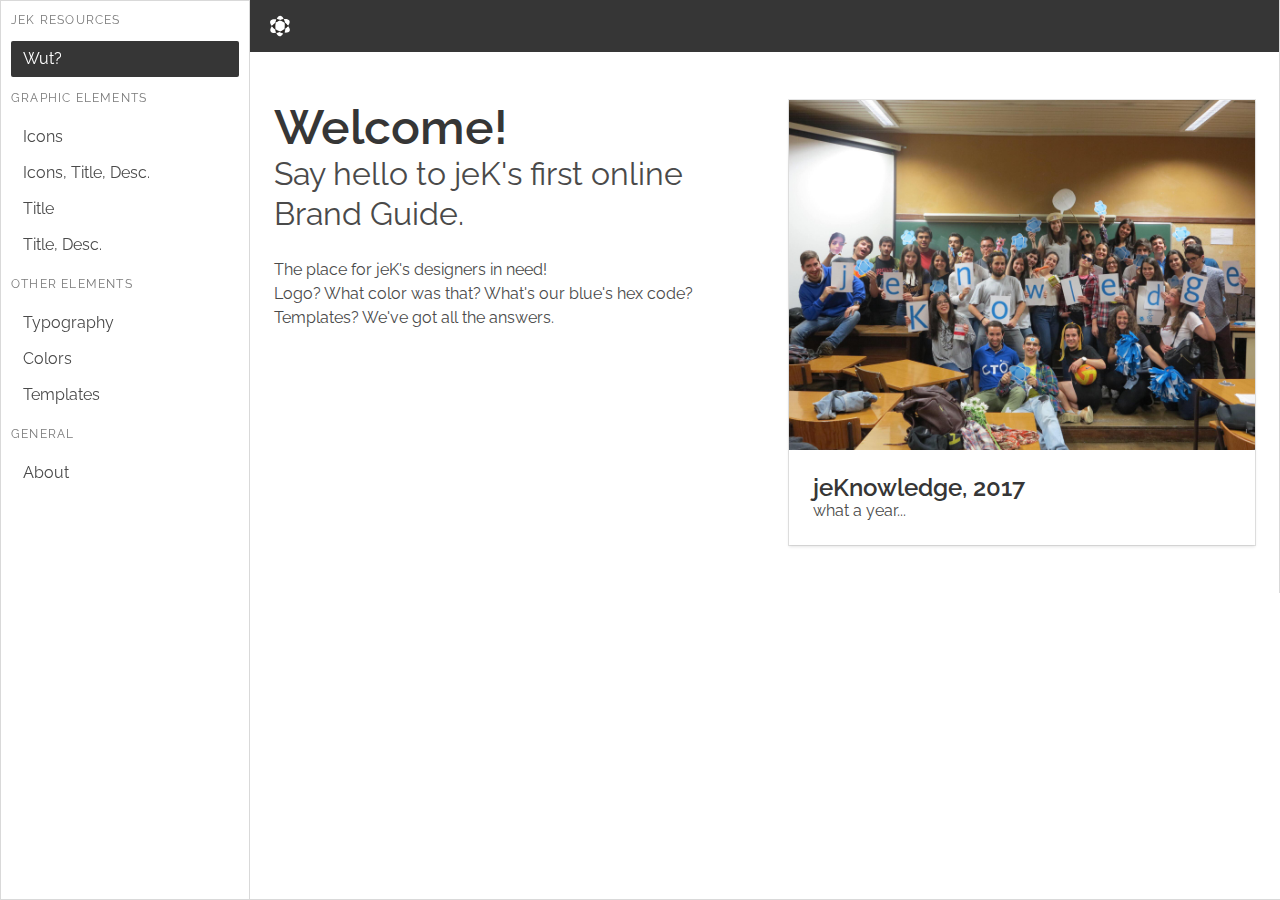
<file: index.html>
<!DOCTYPE html>
<html>
  <head>
    <meta charset="utf-8">
    <title>jeK Branding</title>
    <link rel="stylesheet" href="../bulma-0.6.0/css/bulma.css">
    <link rel="stylesheet" href="../resources/css/style.css">
    <link href="https://fonts.googleapis.com/css?family=Raleway:200,400,900" rel="stylesheet">
    <meta name="viewport" content="width=device-width">
    <link rel="shortcut icon" href="../resources/images/favicon.ico" type="image/x-icon">
    <link rel="icon" href="../resources/images/favicon.ico" type="image/x-icon">
  </head>
  <body>
    <nav class="navbar is-dark nav-mobile" role="navigation" aria-label="main navigation">
      <div class="navbar-brand">
        <a class="navbar-item" href="http://www.jeknowledge.pt">
          <img src="../resources/logos/icon/svg/icon-black-inv.svg" alt="">
        </a>
      </div>
    </nav>

    <div class="section-menu-content">
      <div class="nav-desktop">
        <aside class="menu">
          <p class="menu-label">
            jek Resources
          </p>
          <ul class="menu-list">
            <li><a class="is-active" href="index.html">Wut?</a></li>
          </ul>
          <p class="menu-label">
            Graphic Elements
          </p>
          <ul class="menu-list">
            <li><a href="views/icons.html">Icons</a></li>
            <li><a href="views/icons-title-desc.html">Icons, Title, Desc.</a></li>
            <li><a href="views/title.html">Title</a></li>
            <li><a href="views/title-desc.html">Title, Desc.</a></li>
          </ul>
          <p class="menu-label">
            Other Elements
          </p>
          <ul class="menu-list">
            <li><a href="views/typography.html">Typography</a></li>
            <li><a href="views/colors.html">Colors</a></li>
            <li><a href="views/templates.html">Templates</a></li>
          </ul>
          <p class="menu-label">
            General
          </p>
          <ul class="menu-list">
            <li><a href="views/about.html">About</a></li>
          </ul>
        </aside>
      </div>

      <div class="content-right-section">
        <nav class="navbar is-dark nav-desktop" role="navigation" aria-label="main navigation">
          <div class="navbar-brand">
            <a class="navbar-item" href="http://www.jeknowledge.pt">
              <img src="../resources/logos/icon/svg/icon-black-inv.svg" alt="">
            </a>
          </div>
        </nav>

        <div class="welcome-card">
          <div class="section section-right">
            <div>
              <h1 class="title is-1">Welcome!</h1>
              <h2 class="subtitle is-3">Say hello to jeK's first online Brand Guide.</h2>

              <p>The place for jeK's designers in need!</p>
              <p>Logo? What color was that? What's our blue's hex code? Templates? We've got all the answers.</p>
            </div>
          </div>
          <div class="section section-right">
            <div class="card">
              <div class="card-image">
                <figure class="image is-4by3 jek2017">
                </figure>
              </div>
              <div class="card-content">
                <div class="media">
                  <div class="media-content">
                    <p class="title is-4">jeKnowledge, 2017</p>
                    <p class="subtitle is-6">what a year...</p>
                  </div>
                </div>
              </div>
            </div>
          </div>
        </div>

        <div class="nav-mobile">
          <aside class="menu">
            <p class="menu-label">
              jek Resources
            </p>
            <ul class="menu-list">
              <li><a class="is-active" href="index.html">Wut?</a></li>
            </ul>
            <p class="menu-label">
              Graphic Elements
            </p>
            <ul class="menu-list">
              <li><a href="views/icons.html">Icons</a></li>
              <li><a href="views/icons-title-desc.html">Icons, Title, Desc.</a></li>
              <li><a href="views/title.html">Title</a></li>
              <li><a href="views/title-desc.html">Title, Desc.</a></li>
            </ul>
            <p class="menu-label">
              Other Elements
            </p>
            <ul class="menu-list">
              <li><a href="views/typography.html">Typography</a></li>
              <li><a href="views/colors.html">Colors</a></li>
              <li><a href="views/templates.html">Templates</a></li>
            </ul>
            <p class="menu-label">
              General
            </p>
            <ul class="menu-list">
              <li><a href="views/about.html">About</a></li>
            </ul>
          </aside>
        </div>

      </div>
    </div>
  </body>
</html>
</file>
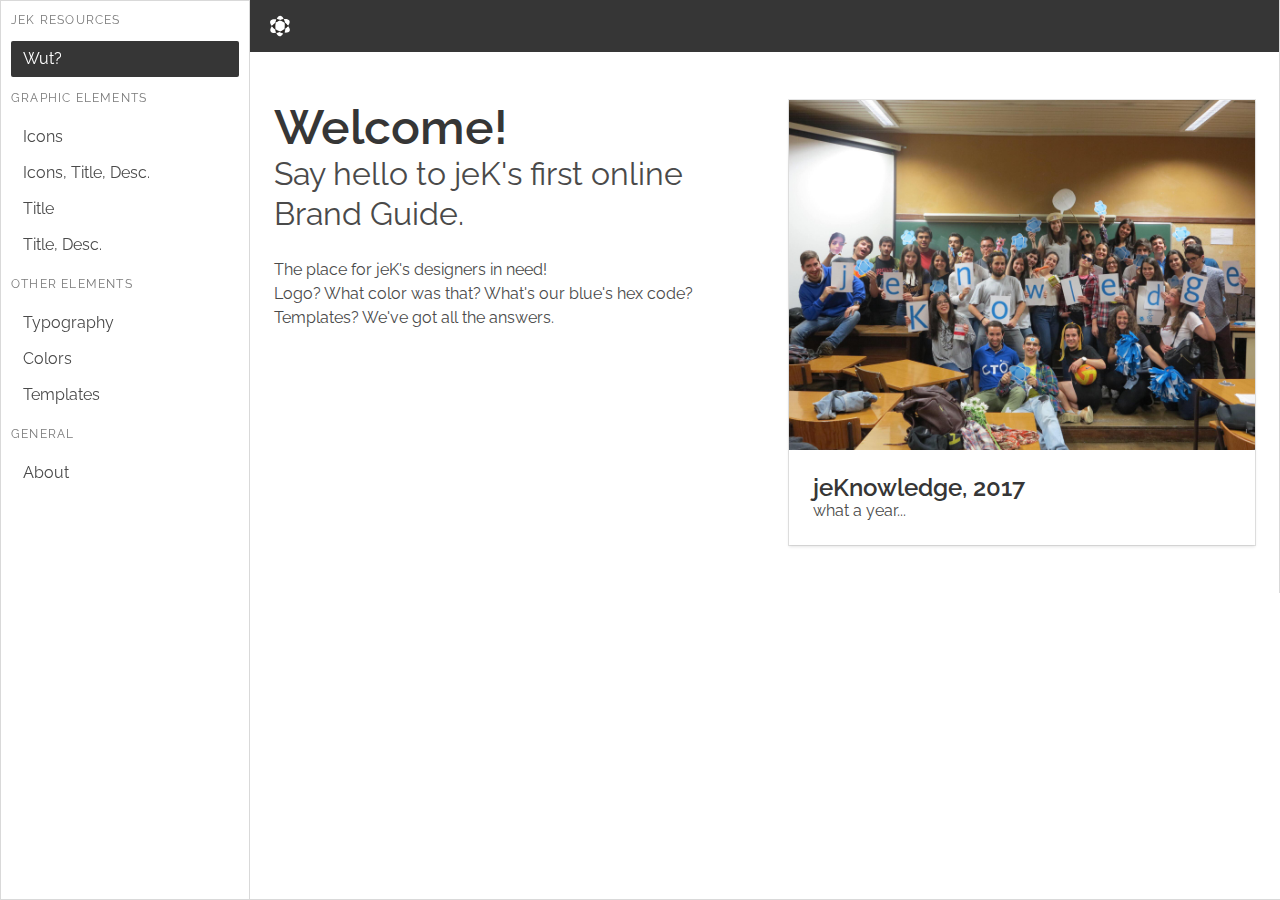
<file: views/index.html>
<!DOCTYPE html>
<html>
  <head>
    <meta charset="utf-8">
    <title>jeK Branding</title>
    <link rel="stylesheet" href="../bulma-0.6.0/css/bulma.css">
    <link rel="stylesheet" href="../resources/css/style.css">
    <link href="https://fonts.googleapis.com/css?family=Raleway:200,400,900" rel="stylesheet">
    <meta name="viewport" content="width=device-width">
    <link rel="shortcut icon" href="../resources/images/favicon.ico" type="image/x-icon">
    <link rel="icon" href="../resources/images/favicon.ico" type="image/x-icon">
  </head>
  <body>
    <nav class="navbar is-dark nav-mobile" role="navigation" aria-label="main navigation">
      <div class="navbar-brand">
        <a class="navbar-item" href="http://www.jeknowledge.pt">
          <img src="../resources/logos/icon/svg/icon-black-inv.svg" alt="">
        </a>
      </div>
    </nav>

    <div class="section-menu-content">
      <div class="nav-desktop">
        <aside class="menu">
          <p class="menu-label">
            jek Resources
          </p>
          <ul class="menu-list">
            <li><a class="is-active" href="views/index.html">Wut?</a></li>
          </ul>
          <p class="menu-label">
            Graphic Elements
          </p>
          <ul class="menu-list">
            <li><a href="views/icons.html">Icons</a></li>
            <li><a href="views/icons-title-desc.html">Icons, Title, Desc.</a></li>
            <li><a href="views/title.html">Title</a></li>
            <li><a href="views/title-desc.html">Title, Desc.</a></li>
          </ul>
          <p class="menu-label">
            Other Elements
          </p>
          <ul class="menu-list">
            <li><a href="views/typography.html">Typography</a></li>
            <li><a href="views/colors.html">Colors</a></li>
            <li><a href="views/templates.html">Templates</a></li>
          </ul>
          <p class="menu-label">
            General
          </p>
          <ul class="menu-list">
            <li><a href="views/about.html">About</a></li>
          </ul>
        </aside>
      </div>

      <div class="content-right-section">
        <nav class="navbar is-dark nav-desktop" role="navigation" aria-label="main navigation">
          <div class="navbar-brand">
            <a class="navbar-item" href="http://www.jeknowledge.pt">
              <img src="../resources/logos/icon/svg/icon-black-inv.svg" alt="">
            </a>
          </div>
        </nav>

        <div class="welcome-card">
          <div class="section section-right">
            <div>
              <h1 class="title is-1">Welcome!</h1>
              <h2 class="subtitle is-3">Say hello to jeK's first online Brand Guide.</h2>

              <p>The place for jeK's designers in need!</p>
              <p>Logo? What color was that? What's our blue's hex code? Templates? We've got all the answers.</p>
            </div>
          </div>
          <div class="section section-right">
            <div class="card">
              <div class="card-image">
                <figure class="image is-4by3 jek2017">
                </figure>
              </div>
              <div class="card-content">
                <div class="media">
                  <div class="media-content">
                    <p class="title is-4">jeKnowledge, 2017</p>
                    <p class="subtitle is-6">what a year...</p>
                  </div>
                </div>
              </div>
            </div>
          </div>
        </div>

        <div class="nav-mobile">
          <aside class="menu">
            <p class="menu-label">
              jek Resources
            </p>
            <ul class="menu-list">
              <li><a class="is-active" href="index.html">Wut?</a></li>
            </ul>
            <p class="menu-label">
              Graphic Elements
            </p>
            <ul class="menu-list">
              <li><a href="icons.html">Icons</a></li>
              <li><a href="icons-title-desc.html">Icons, Title, Desc.</a></li>
              <li><a href="title.html">Title</a></li>
              <li><a href="title-desc.html">Title, Desc.</a></li>
            </ul>
            <p class="menu-label">
              Other Elements
            </p>
            <ul class="menu-list">
              <li><a href="typography.html">Typography</a></li>
              <li><a href="colors.html">Colors</a></li>
              <li><a href="templates.html">Templates</a></li>
            </ul>
            <p class="menu-label">
              General
            </p>
            <ul class="menu-list">
              <li><a href="about.html">About</a></li>
            </ul>
          </aside>
        </div>

      </div>
    </div>
  </body>
</html>
</file>
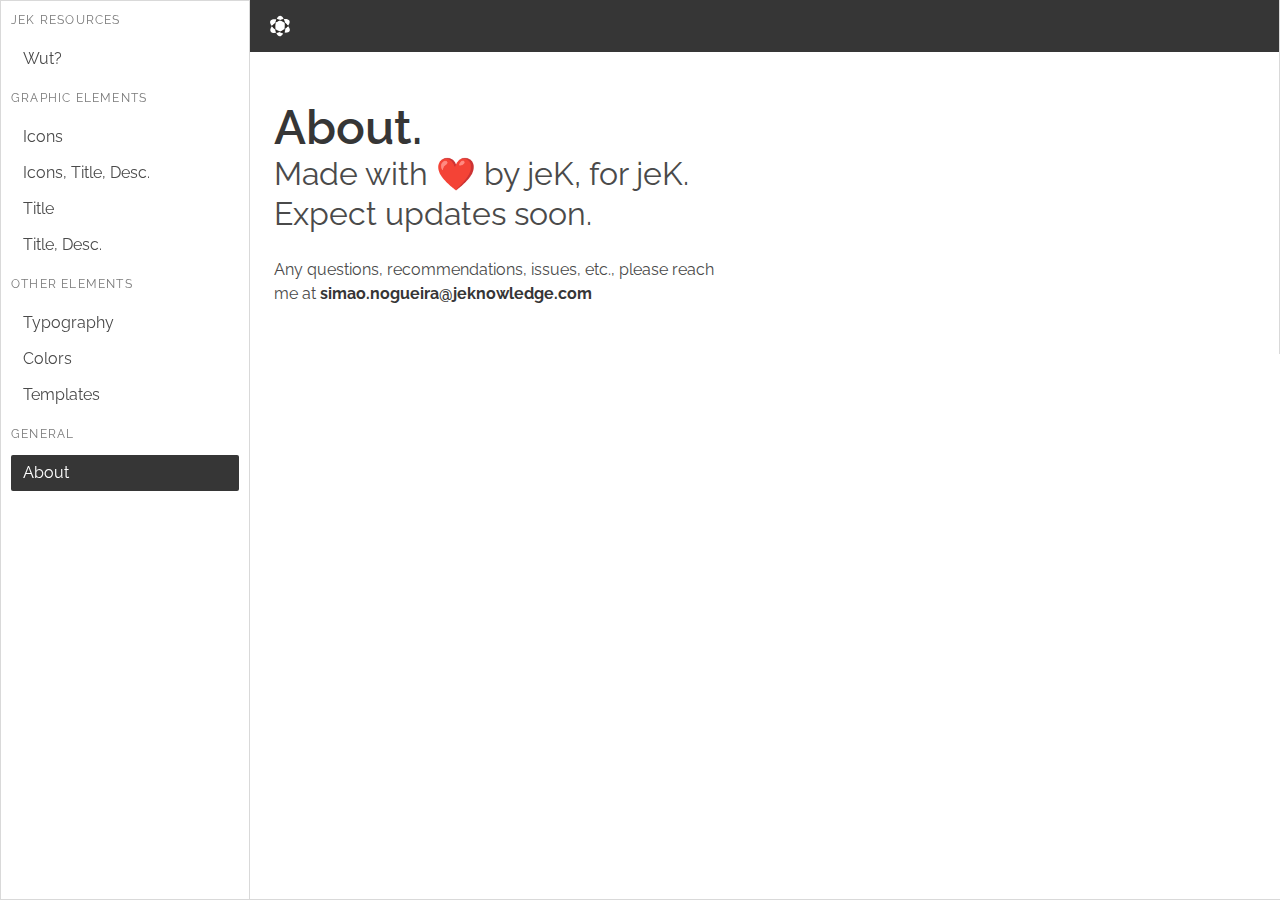
<file: views/about.html>
<!DOCTYPE html>
<html>
  <head>
    <meta charset="utf-8">
    <title>jeK Branding</title>
    <link rel="stylesheet" href="../bulma-0.6.0/css/bulma.css">
    <link rel="stylesheet" href="../resources/css/style.css">
    <link rel="stylesheet" href="../resources/css/img.css">
    <link href="https://fonts.googleapis.com/css?family=Raleway:200,400,900" rel="stylesheet">
    <meta name="viewport" content="width=device-width">
  </head>
  <body>
    <nav class="navbar is-dark nav-mobile" role="navigation" aria-label="main navigation">
      <div class="navbar-brand">
        <a class="navbar-item" href="http://www.jeknowledge.pt">
          <img src="../resources/logos/icon/svg/icon-black-inv.svg" alt="">
        </a>
      </div>
    </nav>

    <div class="section-menu-content">
      <div class="nav-desktop">
        <aside class="menu">
          <p class="menu-label">
            jek Resources
          </p>
          <ul class="menu-list">
            <li><a href="index.html">Wut?</a></li>
          </ul>
          <p class="menu-label">
            Graphic Elements
          </p>
          <ul class="menu-list">
            <li><a href="icons.html">Icons</a></li>
            <li><a href="icons-title-desc.html">Icons, Title, Desc.</a></li>
            <li><a href="title.html">Title</a></li>
            <li><a href="title-desc.html">Title, Desc.</a></li>
          </ul>
          <p class="menu-label">
            Other Elements
          </p>
          <ul class="menu-list">
            <li><a href="typography.html">Typography</a></li>
            <li><a href="colors.html">Colors</a></li>
            <li><a href="templates.html">Templates</a></li>
          </ul>
          <p class="menu-label">
            General
          </p>
          <ul class="menu-list">
            <li><a class="is-active" href="about.html">About</a></li>
          </ul>
        </aside>
      </div>

      <div class="content-right-section">
        <nav class="navbar is-dark nav-desktop" role="navigation" aria-label="main navigation">
          <div class="navbar-brand">
            <a class="navbar-item" href="http://www.jeknowledge.pt">
              <img src="../resources/logos/icon/svg/icon-black-inv.svg" alt="">
            </a>
          </div>
        </nav>

        <div class="section section-right">
          <div>
            <h1 class="title is-1">About.</h1>
            <h2 class="subtitle is-3">Made with ❤️ by jeK, for jeK. <br>Expect updates soon.</h2>
          </div>

          <br>
          <p>Any questions, recommendations, issues, etc., please reach me at <strong>simao.nogueira@jeknowledge.com</strong></p>
        </div>


        <div class="nav-mobile">
          <aside class="menu">
            <p class="menu-label">
              jek Resources
            </p>
            <ul class="menu-list">
              <li><a href="index.html">Wut?</a></li>
            </ul>
            <p class="menu-label">
              Graphic Elements
            </p>
            <ul class="menu-list">
              <li><a href="icons.html">Icons</a></li>
              <li><a href="icons-title-desc.html">Icons, Title, Desc.</a></li>
              <li><a href="title.html">Title</a></li>
              <li><a href="title-desc.html">Title, Desc.</a></li>
            </ul>
            <p class="menu-label">
              Other Elements
            </p>
            <ul class="menu-list">
              <li><a href="typography.html">Typography</a></li>
              <li><a href="colors.html">Colors</a></li>
              <li><a href="templates.html">Templates</a></li>
            </ul>
            <p class="menu-label">
              General
            </p>
            <ul class="menu-list">
              <li><a class="is-active" href="about.html">About</a></li>
            </ul>
          </aside>
        </div>
      </div>
    </div>
  </body>
</html>
</file>
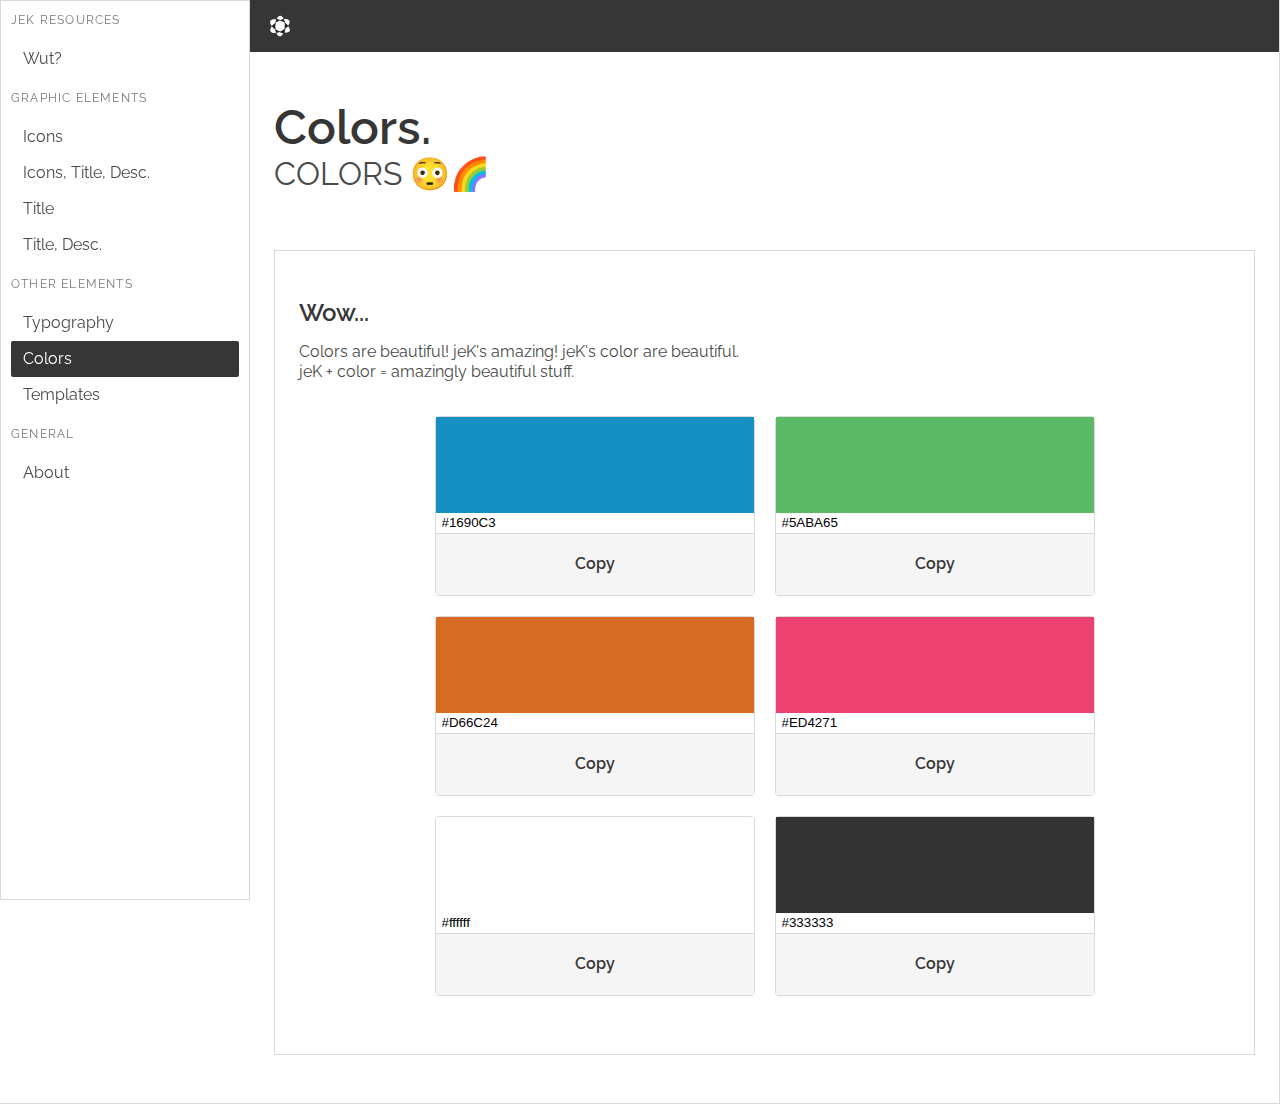
<file: views/colors.html>
<!DOCTYPE html>
<html>
  <head>
    <meta charset="utf-8">
    <title>jeK Branding</title>
    <link rel="stylesheet" href="../bulma-0.6.0/css/bulma.css">
    <link rel="stylesheet" href="../resources/css/style.css">
    <link rel="stylesheet" href="../resources/css/img.css">
    <link href="https://fonts.googleapis.com/css?family=Raleway:200,400,900" rel="stylesheet">
    <meta name="viewport" content="width=device-width">

    <script type="text/javascript">
      function copy1() {
        var copyText = document.getElementById("input1");
        copyText.select();
        document.execCommand("Copy");
        alert("Copied the color: " + copyText.value);
      }
      function copy2() {
        var copyText = document.getElementById("input2");
        copyText.select();
        document.execCommand("Copy");
        alert("Copied the color: " + copyText.value);
      }
      function copy3() {
        var copyText = document.getElementById("input3");
        copyText.select();
        document.execCommand("Copy");
        alert("Copied the color: " + copyText.value);
      }
      function copy4() {
        var copyText = document.getElementById("input4");
        copyText.select();
        document.execCommand("Copy");
        alert("Copied the color: " + copyText.value);
      }
      function copy5() {
        var copyText = document.getElementById("input5");
        copyText.select();
        document.execCommand("Copy");
        alert("Copied the color: " + copyText.value);
      }
      function copy6() {
        var copyText = document.getElementById("input6");
        copyText.select();
        document.execCommand("Copy");
        alert("Copied the color: " + copyText.value);
      }
    </script>

  </head>
  <body>
    <nav class="navbar is-dark nav-mobile" role="navigation" aria-label="main navigation">
      <div class="navbar-brand">
        <a class="navbar-item" href="http://www.jeknowledge.pt">
          <img src="../resources/logos/icon/svg/icon-black-inv.svg" alt="">
        </a>
      </div>
    </nav>

    <div class="section-menu-content">
      <div class="nav-desktop">
        <aside class="menu">
          <p class="menu-label">
            jek Resources
          </p>
          <ul class="menu-list">
            <li><a href="index.html">Wut?</a></li>
          </ul>
          <p class="menu-label">
            Graphic Elements
          </p>
          <ul class="menu-list">
            <li><a href="icons.html">Icons</a></li>
            <li><a href="icons-title-desc.html">Icons, Title, Desc.</a></li>
            <li><a href="title.html">Title</a></li>
            <li><a href="title-desc.html">Title, Desc.</a></li>
          </ul>
          <p class="menu-label">
            Other Elements
          </p>
          <ul class="menu-list">
            <li><a href="typography.html">Typography</a></li>
            <li><a class="is-active" href="colors.html">Colors</a></li>
            <li><a href="templates.html">Templates</a></li>
          </ul>
          <p class="menu-label">
            General
          </p>
          <ul class="menu-list">
            <li><a href="about.html">About</a></li>
          </ul>
        </aside>
      </div>

      <div class="content-right-section">
        <nav class="navbar is-dark nav-desktop" role="navigation" aria-label="main navigation">
          <div class="navbar-brand">
            <a class="navbar-item" href="http://www.jeknowledge.pt">
              <img src="../resources/logos/icon/svg/icon-black-inv.svg" alt="">
            </a>
          </div>
        </nav>

        <div class="section section-right">
          <div>
            <h1 class="title is-1">Colors.</h1>
            <h2 class="subtitle is-3">COLORS 😳🌈</h2>
          </div>
        </div>


        <div class="download section" style="margin-top: -40px;">
          <div class="download-section section">
            <div class="download-section-text">
              <h3 class="title is-4" style="margin-bottom:40px;">Wow...</h1>
              <p class="subtitle is-6">Colors are beautiful! jeK's amazing! jeK's color are beautiful. <br>jeK + color = amazingly beautiful stuff.</p>
            </div>
            <br>

            <div class="download-container">

              <div class="download-each download-rect">
                <div class="download-image color-blue">
                  <input class="color-field" type="text" value="#1690C3" id="input1">
                </div>
                <a onclick="copy1()" class="download-text title is-6">
                  Copy
                </a>
              </div>
              <div class="download-each download-rect">
                <div class="download-image color-green">
                  <input class="color-field" type="text" value="#5ABA65" id="input2">
                </div>
                <a onclick="copy2()" class="download-text title is-6">
                  Copy
                </a>
              </div>
              <div class="download-each download-rect">
                <div class="download-image color-orange">
                  <input class="color-field" type="text" value="#D66C24" id="input3">
                </div>
                <a onclick="copy3()" class="download-text title is-6">
                  Copy
                </a>
              </div>
              <div class="download-each download-rect">
                <div class="download-image color-pink">
                  <input class="color-field" type="text" value="#ED4271" id="input4">
                </div>
                <a onclick="copy4()" class="download-text title is-6">
                  Copy
                </a>
              </div>
              <div class="download-each download-rect">
                <div class="download-image color-white">
                  <input class="color-field" type="text" value="#ffffff" id="input5">
                </div>
                <a onclick="copy5()" class="download-text title is-6">
                  Copy
                </a>
              </div>
              <div class="download-each download-rect">
                <div class="download-image color-black">
                  <input class="color-field" type="text" value="#333333" id="input6">
                </div>
                <a onclick="copy6()" class="download-text title is-6">
                  Copy
                </a>
              </div>


            </div>
          </div>
        </div>


        <div class="nav-mobile">
          <aside class="menu">
            <p class="menu-label">
              jek Resources
            </p>
            <ul class="menu-list">
              <li><a href="index.html">Wut?</a></li>
            </ul>
            <p class="menu-label">
              Graphic Elements
            </p>
            <ul class="menu-list">
              <li><a href="icons.html">Icons</a></li>
              <li><a href="icons-title-desc.html">Icons, Title, Desc.</a></li>
              <li><a href="title.html">Title</a></li>
              <li><a href="title-desc.html">Title, Desc.</a></li>
            </ul>
            <p class="menu-label">
              Other Elements
            </p>
            <ul class="menu-list">
              <li><a href="typography.html">Typography</a></li>
              <li><a class="is-active" href="colors.html">Colors</a></li>
              <li><a href="templates.html">Templates</a></li>
            </ul>
            <p class="menu-label">
              General
            </p>
            <ul class="menu-list">
              <li><a href="about.html">About</a></li>
            </ul>
          </aside>
        </div>
      </div>
    </div>
  </body>
</html>
</file>
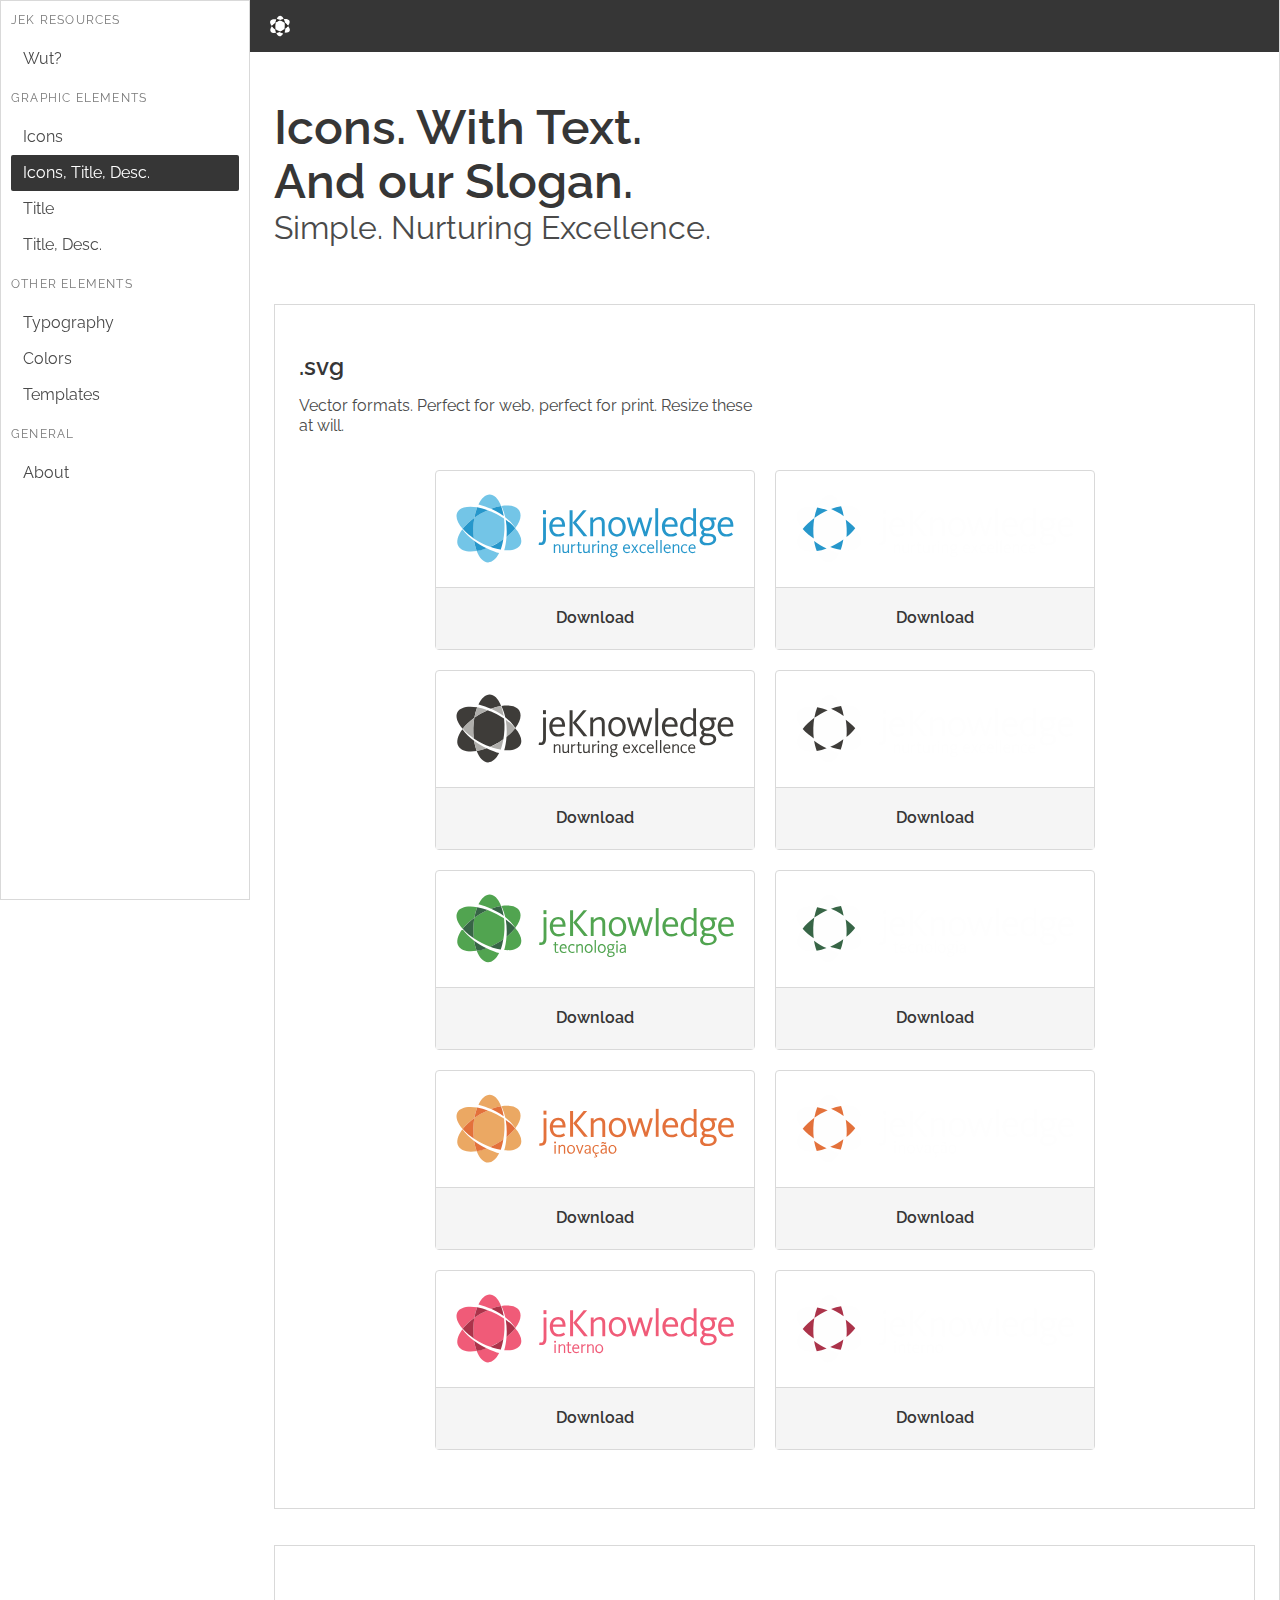
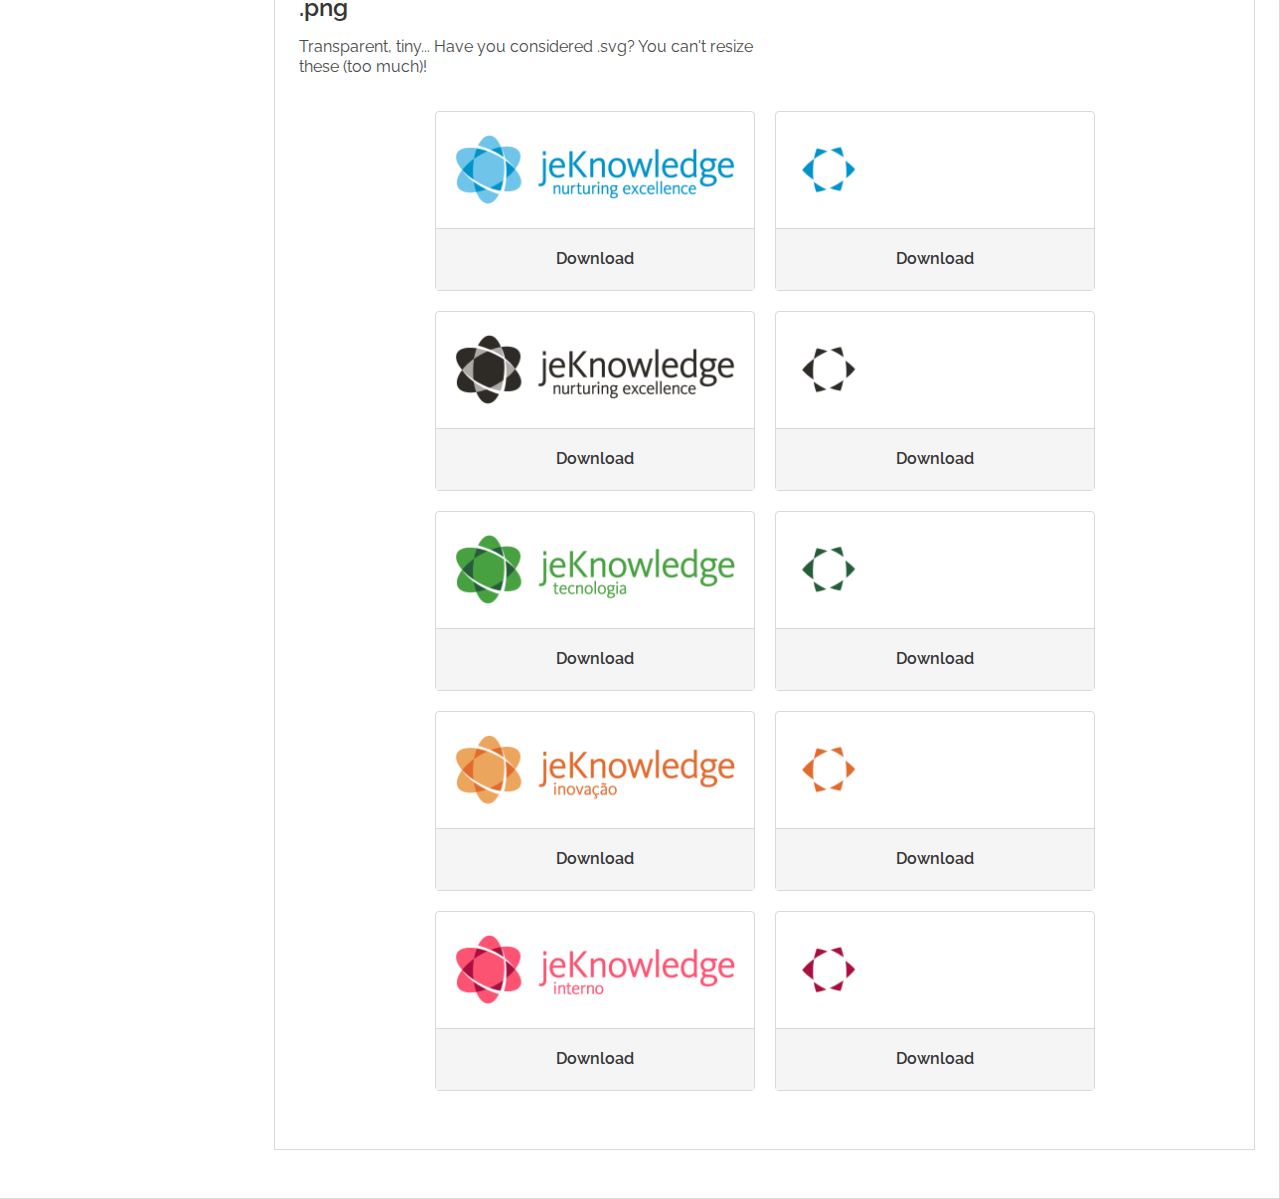
<file: views/icons-title-desc.html>
<!DOCTYPE html>
<html>
  <head>
    <meta charset="utf-8">
    <title>jeK Branding</title>
    <link rel="stylesheet" href="../bulma-0.6.0/css/bulma.css">
    <link rel="stylesheet" href="../resources/css/style.css">
    <link rel="stylesheet" href="../resources/css/img.css">
    <link href="https://fonts.googleapis.com/css?family=Raleway:200,400,900" rel="stylesheet">
    <meta name="viewport" content="width=device-width">
  </head>
  <body>
    <nav class="navbar is-dark nav-mobile" role="navigation" aria-label="main navigation">
      <div class="navbar-brand">
        <a class="navbar-item" href="http://www.jeknowledge.pt">
          <img src="../resources/logos/icon/svg/icon-black-inv.svg" alt="">
        </a>
      </div>
    </nav>

    <div class="section-menu-content">
      <div class="nav-desktop">
        <aside class="menu">
          <p class="menu-label">
            jek Resources
          </p>
          <ul class="menu-list">
            <li><a href="index.html">Wut?</a></li>
          </ul>
          <p class="menu-label">
            Graphic Elements
          </p>
          <ul class="menu-list">
            <li><a href="icons.html">Icons</a></li>
            <li><a class="is-active" href="icons-title-desc.html">Icons, Title, Desc.</a></li>
            <li><a href="title.html">Title</a></li>
            <li><a href="title-desc.html">Title, Desc.</a></li>
          </ul>
          <p class="menu-label">
            Other Elements
          </p>
          <ul class="menu-list">
            <li><a href="typography.html">Typography</a></li>
            <li><a href="colors.html">Colors</a></li>
            <li><a href="templates.html">Templates</a></li>
          </ul>
          <p class="menu-label">
            General
          </p>
          <ul class="menu-list">
            <li><a href="about.html">About</a></li>
          </ul>
        </aside>
      </div>

      <div class="content-right-section">
        <nav class="navbar is-dark nav-desktop" role="navigation" aria-label="main navigation">
          <div class="navbar-brand">
            <a class="navbar-item" href="http://www.jeknowledge.pt">
              <img src="../resources/logos/icon/svg/icon-black-inv.svg" alt="">
            </a>
          </div>
        </nav>

        <div class="section section-right">
          <div>
            <h1 class="title is-1">Icons. With Text. And our Slogan.</h1>
            <h2 class="subtitle is-3">Simple. Nurturing Excellence.</h2>
          </div>
        </div>

        <div class="download section" style="margin-top: -40px;">
          <div class="download-section section">
            <div class="download-section-text">
              <h3 class="title is-4" style="margin-bottom:40px;">.svg</h1>
              <p class="subtitle is-6">Vector formats. Perfect for web, perfect for print. Resize these at will.</p>
            </div>
            <br>

            <div class="download-container">

              <div class="download-each download-rect">
                <div class="download-image icon1"></div>
                <a class="download-text title is-6" href="../resources/logos/icon-title-desc/svg/icon-title-desc.svg" download>
                  Download
                </a>
              </div>
              <div class="download-each download-rect">
                <div class="download-image icon2"></div>
                <a class="download-text title is-6" href="../resources/logos/icon-title-desc/svg/icon-title-desc-inv.svg" download>
                  Download
                </a>
              </div>
              <div class="download-each download-rect">
                <div class="download-image icon3"></div>
                <a class="download-text title is-6" href="../resources/logos/icon-title-desc/svg/icon-title-desc-black.svg" download>
                  Download
                </a>
              </div>
              <div class="download-each download-rect">
                <div class="download-image icon4"></div>
                <a class="download-text title is-6" href="../resources/logos/icon-title-desc/svg/icon-title-desc-black-inv.svg" download>
                  Download
                </a>
              </div>
              <div class="download-each download-rect">
                <div class="download-image icon5"></div>
                <a class="download-text title is-6" href="../resources/logos/icon-title-desc/svg/icon-title-desc-green.svg" download>
                  Download
                </a>
              </div>
              <div class="download-each download-rect">
                <div class="download-image icon6"></div>
                <a class="download-text title is-6" href="../resources/logos/icon-title-desc/svg/icon-title-desc-green-inv.svg" download>
                  Download
                </a>
              </div>
              <div class="download-each download-rect">
                <div class="download-image icon7"></div>
                <a class="download-text title is-6" href="../resources/logos/icon-title-desc/svg/icon-title-desc-orange.svg" download>
                  Download
                </a>
              </div>
              <div class="download-each download-rect">
                <div class="download-image icon8"></div>
                <a class="download-text title is-6" href="../resources/logos/icon-title-desc/svg/icon-title-desc-orange-inv.svg" download>
                  Download
                </a>
              </div>
              <div class="download-each download-rect">
                <div class="download-image icon9"></div>
                <a class="download-text title is-6" href="../resources/logos/icon-title-desc/svg/icon-title-desc-pink.svg" download>
                  Download
                </a>
              </div>
              <div class="download-each download-rect">
                <div class="download-image icon10"></div>
                <a class="download-text title is-6" href="../resources/logos/icon-title-desc/svg/icon-title-desc-pink-inv.svg" download>
                  Download
                </a>
              </div>

            </div>

          </div>
        </div>

        <div class="download section" style="margin-top: -60px;">
          <div class="download-section section">
            <div class="download-section-text">
              <h3 class="title is-4" style="margin-bottom:40px;">.png</h1>
              <p class="subtitle is-6">Transparent, tiny... Have you considered .svg? You can't resize these (too much)!</p>
            </div>
            <br>
            <div class="download-container">

              <div class="download-each download-rect">
                <div class="download-image icon11"></div>
                <a class="download-text title is-6" href="../resources/logos/icon-title-desc/png/icon-title-desc.png" download>
                  Download
                </a>
              </div>
              <div class="download-each download-rect">
                <div class="download-image icon12"></div>
                <a class="download-text title is-6" href="../resources/logos/icon-title-desc/png/icon-title-desc-inv.png" download>
                  Download
                </a>
              </div>
              <div class="download-each download-rect">
                <div class="download-image icon13"></div>
                <a class="download-text title is-6" href="../resources/logos/icon-title-desc/png/icon-title-desc-black.png" download>
                  Download
                </a>
              </div>
              <div class="download-each download-rect">
                <div class="download-image icon14"></div>
                <a class="download-text title is-6" href="../resources/logos/icon-title-desc/png/icon-title-desc-black-inv.png" download>
                  Download
                </a>
              </div>
              <div class="download-each download-rect">
                <div class="download-image icon15"></div>
                <a class="download-text title is-6" href="../resources/logos/icon-title-desc/png/icon-title-desc-green.png" download>
                  Download
                </a>
              </div>
              <div class="download-each download-rect">
                <div class="download-image icon16"></div>
                <a class="download-text title is-6" href="../resources/logos/icon-title-desc/png/icon-title-desc-green-inv.png" download>
                  Download
                </a>
              </div>
              <div class="download-each download-rect">
                <div class="download-image icon17"></div>
                <a class="download-text title is-6" href="../resources/logos/icon-title-desc/png/icon-title-desc-orange.png" download>
                  Download
                </a>
              </div>
              <div class="download-each download-rect">
                <div class="download-image icon18"></div>
                <a class="download-text title is-6" href="../resources/logos/icon-title-desc/png/icon-title-desc-orange-inv.png" download>
                  Download
                </a>
              </div>
              <div class="download-each download-rect">
                <div class="download-image icon19"></div>
                <a class="download-text title is-6" href="../resources/logos/icon-title-desc/png/icon-title-desc-pink.png" download>
                  Download
                </a>
              </div>
              <div class="download-each download-rect">
                <div class="download-image icon20"></div>
                <a class="download-text title is-6" href="../resources/logos/icon-title-desc/png/icon-title-desc-pink-inv.png" download>
                  Download
                </a>
              </div>

            </div>
          </div>
        </div>

        <div class="nav-mobile">
          <aside class="menu">
            <p class="menu-label">
              jek Resources
            </p>
            <ul class="menu-list">
              <li><a href="index.html">Wut?</a></li>
            </ul>
            <p class="menu-label">
              Graphic Elements
            </p>
            <ul class="menu-list">
              <li><a href="icons.html">Icons</a></li>
              <li><a class="is-active" href="icons-title-desc.html">Icons, Title, Desc.</a></li>
              <li><a href="title.html">Title</a></li>
              <li><a href="title-desc.html">Title, Desc.</a></li>
            </ul>
            <p class="menu-label">
              Other Elements
            </p>
            <ul class="menu-list">
              <li><a href="typography.html">Typography</a></li>
              <li><a href="colors.html">Colors</a></li>
              <li><a href="templates.html">Templates</a></li>
            </ul>
            <p class="menu-label">
              General
            </p>
            <ul class="menu-list">
              <li><a href="about.html">About</a></li>
            </ul>
          </aside>
        </div>
      </div>
    </div>
  </body>
</html>
</file>
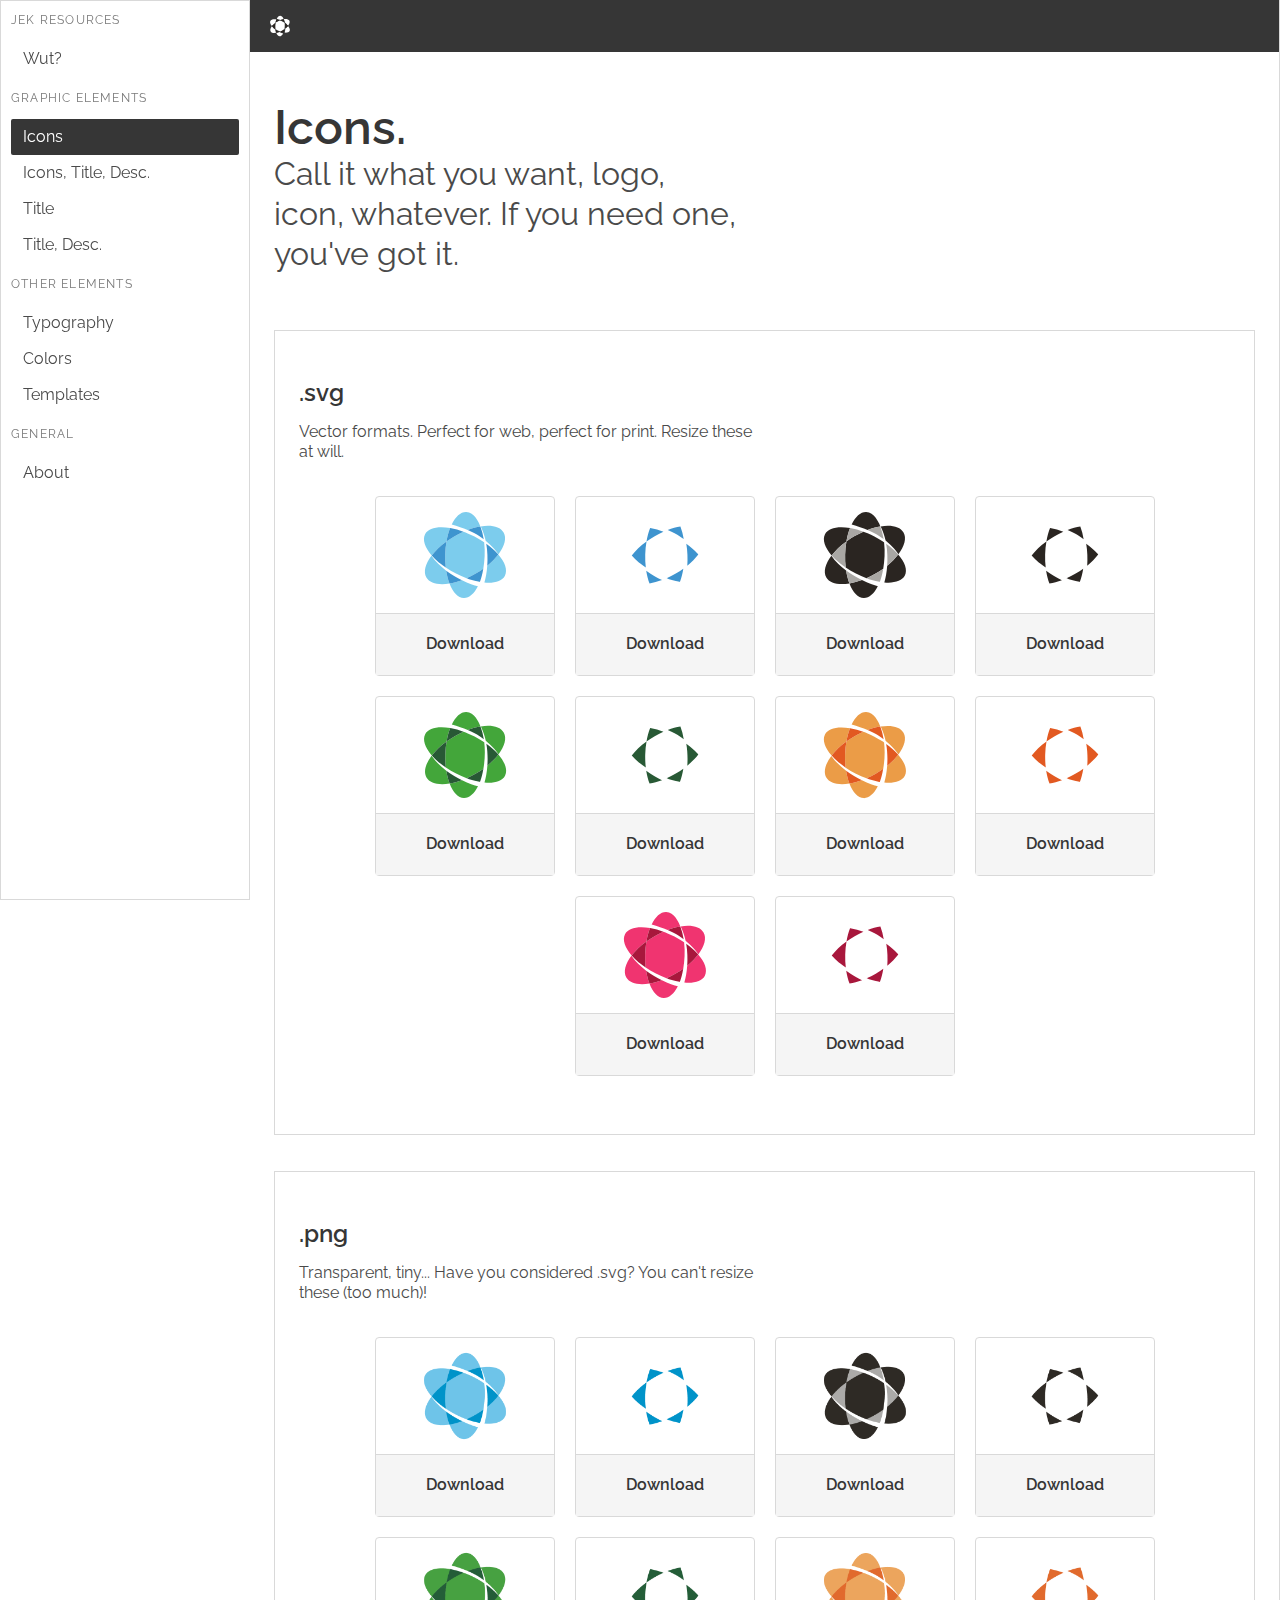
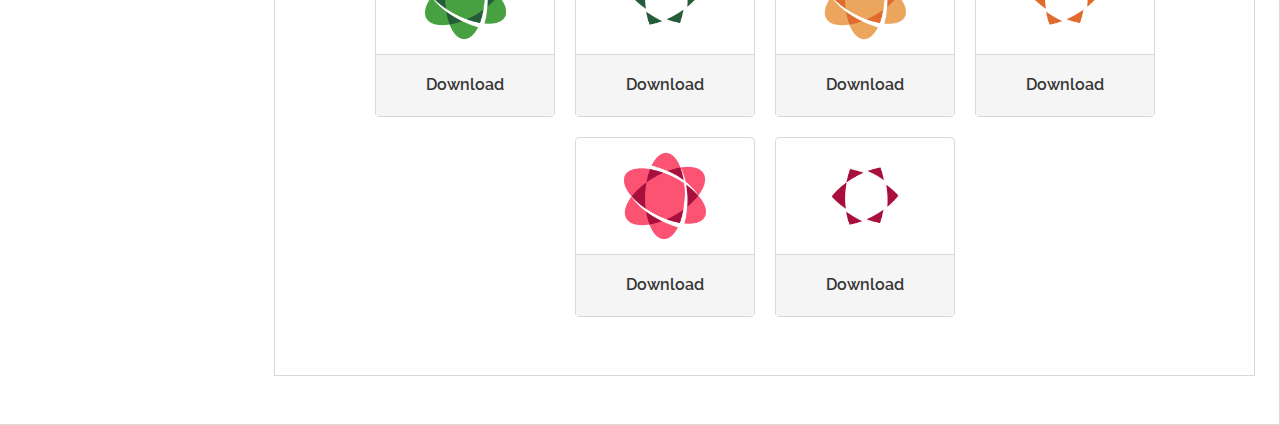
<file: views/icons.html>
<!DOCTYPE html>
<html>
  <head>
    <meta charset="utf-8">
    <title>jeK Branding</title>
    <link rel="stylesheet" href="../bulma-0.6.0/css/bulma.css">
    <link rel="stylesheet" href="../resources/css/style.css">
    <link rel="stylesheet" href="../resources/css/img.css">
    <link href="https://fonts.googleapis.com/css?family=Raleway:200,400,900" rel="stylesheet">
    <meta name="viewport" content="width=device-width">
  </head>
  <body>
    <nav class="navbar is-dark nav-mobile" role="navigation" aria-label="main navigation">
      <div class="navbar-brand">
        <a class="navbar-item" href="http://www.jeknowledge.pt">
          <img src="../resources/logos/icon/svg/icon-black-inv.svg" alt="">
        </a>
      </div>
    </nav>

    <div class="section-menu-content">
      <div class="nav-desktop">
        <aside class="menu">
          <p class="menu-label">
            jek Resources
          </p>
          <ul class="menu-list">
            <li><a href="index.html">Wut?</a></li>
          </ul>
          <p class="menu-label">
            Graphic Elements
          </p>
          <ul class="menu-list">
            <li><a class="is-active" href="icons.html">Icons</a></li>
            <li><a href="icons-title-desc.html">Icons, Title, Desc.</a></li>
            <li><a href="title.html">Title</a></li>
            <li><a href="title-desc.html">Title, Desc.</a></li>
          </ul>
          <p class="menu-label">
            Other Elements
          </p>
          <ul class="menu-list">
            <li><a href="typography.html">Typography</a></li>
            <li><a href="colors.html">Colors</a></li>
            <li><a href="templates.html">Templates</a></li>
          </ul>
          <p class="menu-label">
            General
          </p>
          <ul class="menu-list">
            <li><a href="about.html">About</a></li>
          </ul>
        </aside>
      </div>

      <div class="content-right-section">
        <nav class="navbar is-dark nav-desktop" role="navigation" aria-label="main navigation">
          <div class="navbar-brand">
            <a class="navbar-item" href="http://www.jeknowledge.pt">
              <img src="../resources/logos/icon/svg/icon-black-inv.svg" alt="">
            </a>
          </div>
        </nav>

        <div class="section section-right">
          <div>
            <h1 class="title is-1">Icons.</h1>
            <h2 class="subtitle is-3">Call it what you want, logo, icon, whatever. If you need one, you've got it.</h2>
          </div>
        </div>

        <div class="download section" style="margin-top: -40px;">
          <div class="download-section section">
            <div class="download-section-text">
              <h3 class="title is-4" style="margin-bottom:40px;">.svg</h1>
              <p class="subtitle is-6">Vector formats. Perfect for web, perfect for print. Resize these at will.</p>
            </div>
            <br>

            <div class="download-container">

              <div class="download-each download-square">
                <div class="download-image logo1"></div>
                <a class="download-text title is-6" href="../resources/logos/icon/svg/icon.svg" download>
                  Download
                </a>
              </div>
              <div class="download-each download-square">
                <div class="download-image logo2"></div>
                <a class="download-text title is-6" href="../resources/logos/icon/svg/icon-inv.svg" download>
                  Download
                </a>
              </div>
              <div class="download-each download-square">
                <div class="download-image logo3"></div>
                <a class="download-text title is-6" href="../resources/logos/icon/svg/icon-black.svg" download>
                  Download
                </a>
              </div>
              <div class="download-each download-square">
                <div class="download-image logo4"></div>
                <a class="download-text title is-6" href="../resources/logos/icon/svg/icon-black-inv.svg" download>
                  Download
                </a>
              </div>
              <div class="download-each download-square">
                <div class="download-image logo5"></div>
                <a class="download-text title is-6" href="../resources/logos/icon/svg/icon-green.svg" download>
                  Download
                </a>
              </div>
              <div class="download-each download-square">
                <div class="download-image logo6"></div>
                <a class="download-text title is-6" href="../resources/logos/icon/svg/icon-green-inv.svg" download>
                  Download
                </a>
              </div>
              <div class="download-each download-square">
                <div class="download-image logo7"></div>
                <a class="download-text title is-6" href="../resources/logos/icon/svg/icon-orange.svg" download>
                  Download
                </a>
              </div>
              <div class="download-each download-square">
                <div class="download-image logo8"></div>
                <a class="download-text title is-6" href="../resources/logos/icon/svg/icon-orange-inv.svg" download>
                  Download
                </a>
              </div>
              <div class="download-each download-square">
                <div class="download-image logo9"></div>
                <a class="download-text title is-6" href="../resources/logos/icon/svg/icon-pink.svg" download>
                  Download
                </a>
              </div>
              <div class="download-each download-square">
                <div class="download-image logo10"></div>
                <a class="download-text title is-6" href="../resources/logos/icon/svg/icon-pink-inv.svg" download>
                  Download
                </a>
              </div>

            </div>

          </div>
        </div>

        <div class="download section" style="margin-top: -60px;">
          <div class="download-section section">
            <div class="download-section-text">
              <h3 class="title is-4" style="margin-bottom:40px;">.png</h1>
              <p class="subtitle is-6">Transparent, tiny... Have you considered .svg? You can't resize these (too much)!</p>
            </div>
            <br>
            <div class="download-container">

              <div class="download-each download-square">
                <div class="download-image logo11"></div>
                <a class="download-text title is-6" href="../resources/logos/icon/png/icon.png" download>
                  Download
                </a>
              </div>
              <div class="download-each download-square">
                <div class="download-image logo12"></div>
                <a class="download-text title is-6" href="../resources/logos/icon/png/icon-inv.png" download>
                  Download
                </a>
              </div>
              <div class="download-each download-square">
                <div class="download-image logo13"></div>
                <a class="download-text title is-6" href="../resources/logos/icon/png/icon-black.png" download>
                  Download
                </a>
              </div>
              <div class="download-each download-square">
                <div class="download-image logo14"></div>
                <a class="download-text title is-6" href="../resources/logos/icon/png/icon-black-inv.png" download>
                  Download
                </a>
              </div>
              <div class="download-each download-square">
                <div class="download-image logo15"></div>
                <a class="download-text title is-6" href="../resources/logos/icon/png/icon-green.png" download>
                  Download
                </a>
              </div>
              <div class="download-each download-square">
                <div class="download-image logo16"></div>
                <a class="download-text title is-6" href="../resources/logos/icon/png/icon-green-inv.png" download>
                  Download
                </a>
              </div>
              <div class="download-each download-square">
                <div class="download-image logo17"></div>
                <a class="download-text title is-6" href="../resources/logos/icon/png/icon-orange.png" download>
                  Download
                </a>
              </div>
              <div class="download-each download-square">
                <div class="download-image logo18"></div>
                <a class="download-text title is-6" href="../resources/logos/icon/png/icon-orange-inv.png" download>
                  Download
                </a>
              </div>
              <div class="download-each download-square">
                <div class="download-image logo19"></div>
                <a class="download-text title is-6" href="../resources/logos/icon/png/icon-pink.png" download>
                  Download
                </a>
              </div>
              <div class="download-each download-square">
                <div class="download-image logo20"></div>
                <a class="download-text title is-6" href="../resources/logos/icon/png/icon-pink-inv.png" download>
                  Download
                </a>
              </div>

            </div>
          </div>
        </div>

        <div class="nav-mobile">
          <aside class="menu">
            <p class="menu-label">
              jek Resources
            </p>
            <ul class="menu-list">
              <li><a href="index.html">Wut?</a></li>
            </ul>
            <p class="menu-label">
              Graphic Elements
            </p>
            <ul class="menu-list">
              <li><a class="is-active" href="icons.html">Icons</a></li>
              <li><a href="icons-title-desc.html">Icons, Title, Desc.</a></li>
              <li><a href="title.html">Title</a></li>
              <li><a href="title-desc.html">Title, Desc.</a></li>
            </ul>
            <p class="menu-label">
              Other Elements
            </p>
            <ul class="menu-list">
              <li><a href="typography.html">Typography</a></li>
              <li><a href="colors.html">Colors</a></li>
              <li><a href="templates.html">Templates</a></li>
            </ul>
            <p class="menu-label">
              General
            </p>
            <ul class="menu-list">
              <li><a href="about.html">About</a></li>
            </ul>
          </aside>
        </div>
      </div>
    </div>
  </body>
</html>
</file>
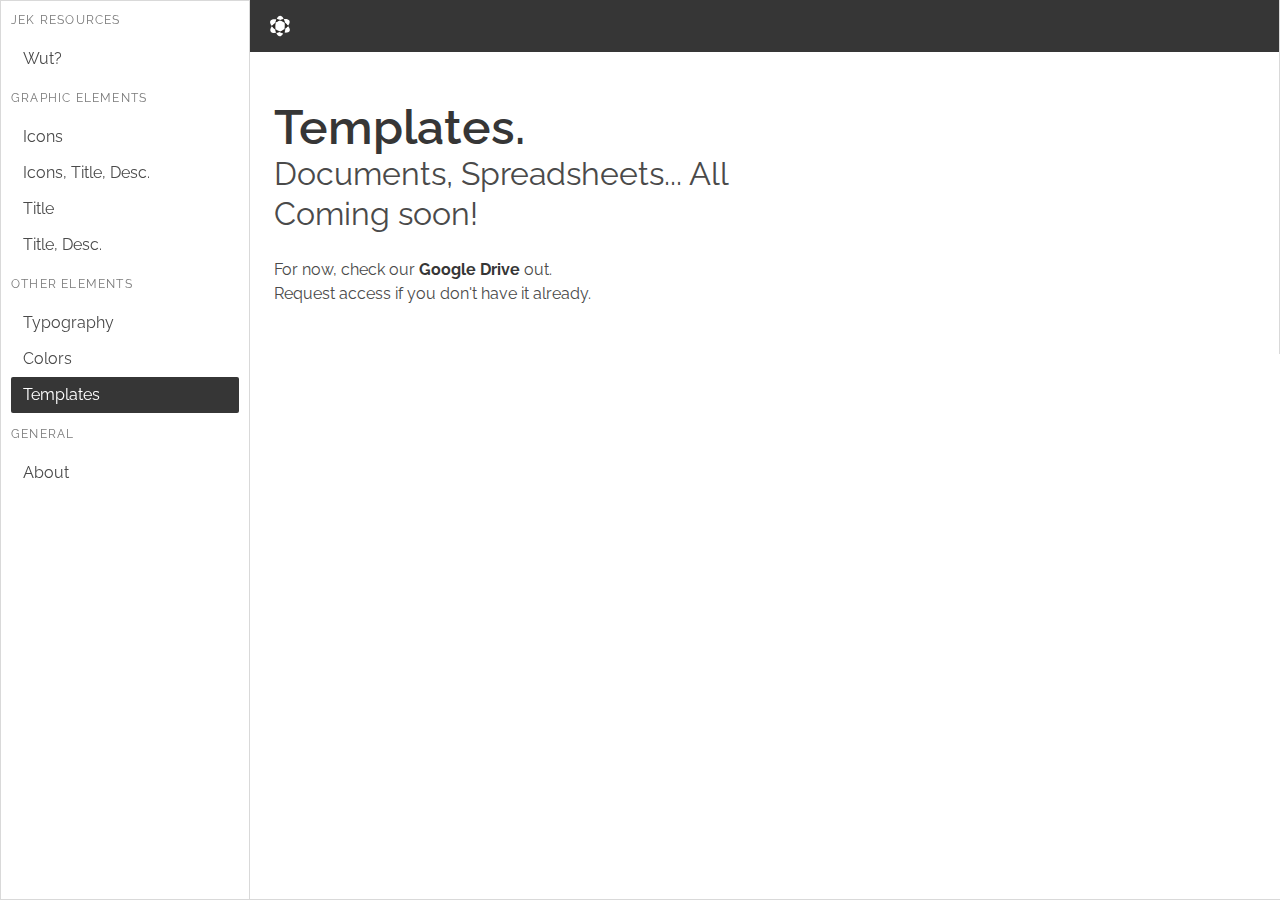
<file: views/templates.html>
<!DOCTYPE html>
<html>
  <head>
    <meta charset="utf-8">
    <title>jeK Branding</title>
    <link rel="stylesheet" href="../bulma-0.6.0/css/bulma.css">
    <link rel="stylesheet" href="../resources/css/style.css">
    <link rel="stylesheet" href="../resources/css/img.css">
    <link href="https://fonts.googleapis.com/css?family=Raleway:200,400,900" rel="stylesheet">
    <meta name="viewport" content="width=device-width">
  </head>
  <body>
    <nav class="navbar is-dark nav-mobile" role="navigation" aria-label="main navigation">
      <div class="navbar-brand">
        <a class="navbar-item" href="http://www.jeknowledge.pt">
          <img src="../resources/logos/icon/svg/icon-black-inv.svg" alt="">
        </a>
      </div>
    </nav>

    <div class="section-menu-content">
      <div class="nav-desktop">
        <aside class="menu">
          <p class="menu-label">
            jek Resources
          </p>
          <ul class="menu-list">
            <li><a href="index.html">Wut?</a></li>
          </ul>
          <p class="menu-label">
            Graphic Elements
          </p>
          <ul class="menu-list">
            <li><a href="icons.html">Icons</a></li>
            <li><a href="icons-title-desc.html">Icons, Title, Desc.</a></li>
            <li><a href="title.html">Title</a></li>
            <li><a href="title-desc.html">Title, Desc.</a></li>
          </ul>
          <p class="menu-label">
            Other Elements
          </p>
          <ul class="menu-list">
            <li><a href="typography.html">Typography</a></li>
            <li><a href="colors.html">Colors</a></li>
            <li><a class="is-active" href="templates.html">Templates</a></li>
          </ul>
          <p class="menu-label">
            General
          </p>
          <ul class="menu-list">
            <li><a href="about.html">About</a></li>
          </ul>
        </aside>
      </div>

      <div class="content-right-section">
        <nav class="navbar is-dark nav-desktop" role="navigation" aria-label="main navigation">
          <div class="navbar-brand">
            <a class="navbar-item" href="http://www.jeknowledge.pt">
              <img src="../resources/logos/icon/svg/icon-black-inv.svg" alt="">
            </a>
          </div>
        </nav>

        <div class="section section-right">
          <div>
            <h1 class="title is-1">Templates.</h1>
            <h2 class="subtitle is-3">Documents, Spreadsheets... All Coming soon!</h2>
          </div>

          <br>
          <p>For now, check our <strong>Google Drive</strong> out. <br>Request access if you don't have it already.</p>
        </div>


        <div class="nav-mobile">
          <aside class="menu">
            <p class="menu-label">
              jek Resources
            </p>
            <ul class="menu-list">
              <li><a href="index.html">Wut?</a></li>
            </ul>
            <p class="menu-label">
              Graphic Elements
            </p>
            <ul class="menu-list">
              <li><a href="icons.html">Icons</a></li>
              <li><a href="icons-title-desc.html">Icons, Title, Desc.</a></li>
              <li><a href="title.html">Title</a></li>
              <li><a href="title-desc.html">Title, Desc.</a></li>
            </ul>
            <p class="menu-label">
              Other Elements
            </p>
            <ul class="menu-list">
              <li><a href="typography.html">Typography</a></li>
              <li><a href="colors.html">Colors</a></li>
              <li><a class="is-active" href="templates.html">Templates</a></li>
            </ul>
            <p class="menu-label">
              General
            </p>
            <ul class="menu-list">
              <li><a href="about.html">About</a></li>
            </ul>
          </aside>
        </div>
      </div>
    </div>
  </body>
</html>
</file>
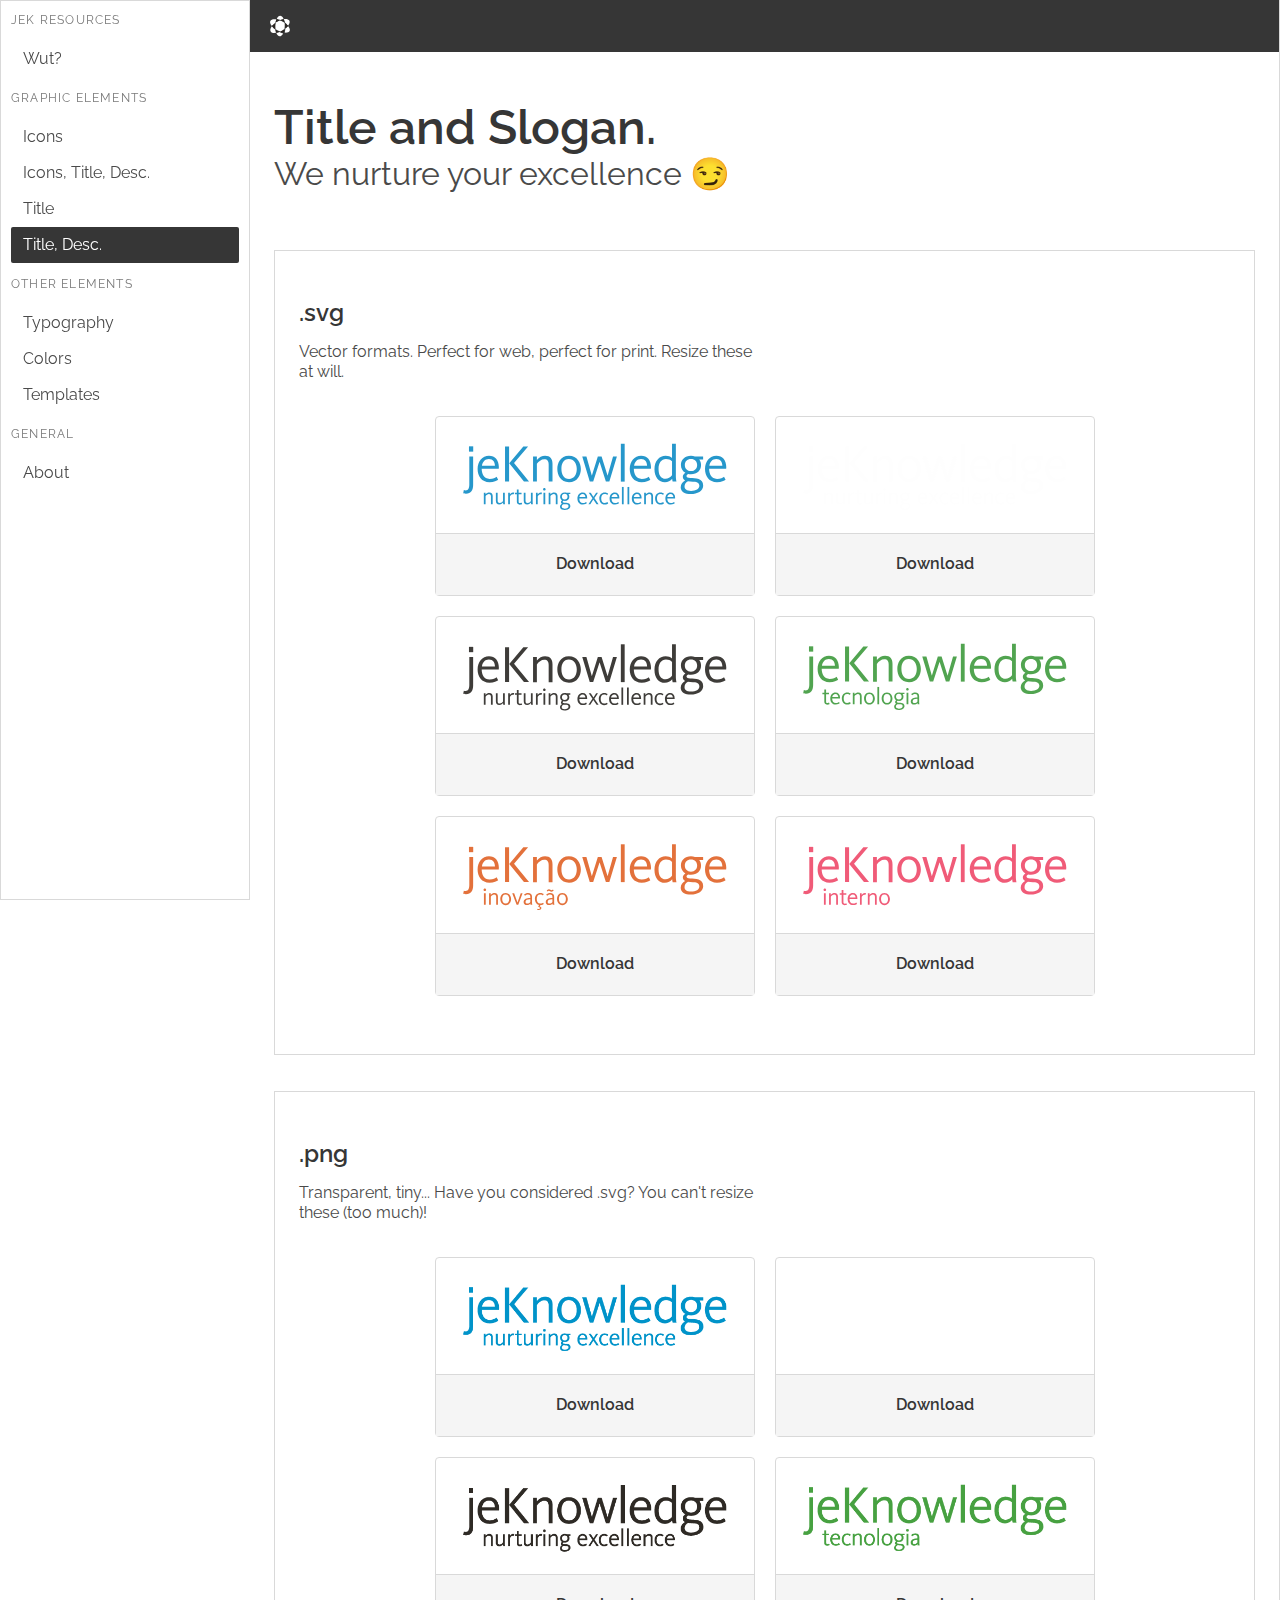
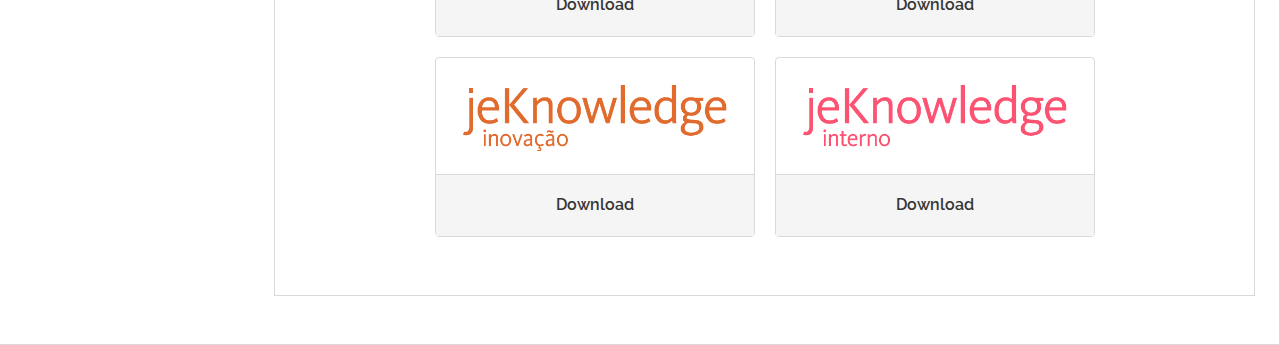
<file: views/title-desc.html>
<!DOCTYPE html>
<html>
  <head>
    <meta charset="utf-8">
    <title>jeK Branding</title>
    <link rel="stylesheet" href="../bulma-0.6.0/css/bulma.css">
    <link rel="stylesheet" href="../resources/css/style.css">
    <link rel="stylesheet" href="../resources/css/img.css">
    <link href="https://fonts.googleapis.com/css?family=Raleway:200,400,900" rel="stylesheet">
    <meta name="viewport" content="width=device-width">
  </head>
  <body>
    <nav class="navbar is-dark nav-mobile" role="navigation" aria-label="main navigation">
      <div class="navbar-brand">
        <a class="navbar-item" href="http://www.jeknowledge.pt">
          <img src="../resources/logos/icon/svg/icon-black-inv.svg" alt="">
        </a>
      </div>
    </nav>

    <div class="section-menu-content">
      <div class="nav-desktop">
        <aside class="menu">
          <p class="menu-label">
            jek Resources
          </p>
          <ul class="menu-list">
            <li><a href="index.html">Wut?</a></li>
          </ul>
          <p class="menu-label">
            Graphic Elements
          </p>
          <ul class="menu-list">
            <li><a href="icons.html">Icons</a></li>
            <li><a href="icons-title-desc.html">Icons, Title, Desc.</a></li>
            <li><a href="title.html">Title</a></li>
            <li><a class="is-active" href="title-desc.html">Title, Desc.</a></li>
          </ul>
          <p class="menu-label">
            Other Elements
          </p>
          <ul class="menu-list">
            <li><a href="typography.html">Typography</a></li>
            <li><a href="colors.html">Colors</a></li>
            <li><a href="templates.html">Templates</a></li>
          </ul>
          <p class="menu-label">
            General
          </p>
          <ul class="menu-list">
            <li><a href="about.html">About</a></li>
          </ul>
        </aside>
      </div>

      <div class="content-right-section">
        <nav class="navbar is-dark nav-desktop" role="navigation" aria-label="main navigation">
          <div class="navbar-brand">
            <a class="navbar-item" href="http://www.jeknowledge.pt">
              <img src="../resources/logos/icon/svg/icon-black-inv.svg" alt="">
            </a>
          </div>
        </nav>

        <div class="section section-right">
          <div>
            <h1 class="title is-1">Title and Slogan.</h1>
            <h2 class="subtitle is-3">We nurture your excellence 😏</h2>
          </div>
        </div>

        <div class="download section" style="margin-top: -40px;">
          <div class="download-section section">
            <div class="download-section-text">
              <h3 class="title is-4" style="margin-bottom:40px;">.svg</h1>
              <p class="subtitle is-6">Vector formats. Perfect for web, perfect for print. Resize these at will.</p>
            </div>
            <br>

            <div class="download-container">

              <div class="download-each download-rect">
                <div class="download-image title-desc1"></div>
                <a class="download-text title is-6" href="../resources/logos/title-desc/svg/title-desc.svg" download>
                  Download
                </a>
              </div>
              <div class="download-each download-rect">
                <div class="download-image title-desc2"></div>
                <a class="download-text title is-6" href="../resources/logos/title-desc/svg/title-desc-white.svg" download>
                  Download
                </a>
              </div>
              <div class="download-each download-rect">
                <div class="download-image title-desc3"></div>
                <a class="download-text title is-6" href="../resources/logos/title-desc/svg/title-desc-black.svg" download>
                  Download
                </a>
              </div>
              <div class="download-each download-rect">
                <div class="download-image title-desc4"></div>
                <a class="download-text title is-6" href="../resources/logos/title-desc/svg/title-desc-green.svg" download>
                  Download
                </a>
              </div>
              <div class="download-each download-rect">
                <div class="download-image title-desc5"></div>
                <a class="download-text title is-6" href="../resources/logos/title-desc/svg/title-desc-orange.svg" download>
                  Download
                </a>
              </div>
              <div class="download-each download-rect">
                <div class="download-image title-desc6"></div>
                <a class="download-text title is-6" href="../resources/logos/title-desc/svg/title-desc-pink.svg" download>
                  Download
                </a>
              </div>

            </div>
          </div>
        </div>

        <div class="download section" style="margin-top: -60px;">
          <div class="download-section section">
            <div class="download-section-text">
              <h3 class="title is-4" style="margin-bottom:40px;">.png</h1>
              <p class="subtitle is-6">Transparent, tiny... Have you considered .svg? You can't resize these (too much)!</p>
            </div>
            <br>
            <div class="download-container">

              <div class="download-each download-rect">
                <div class="download-image title-desc7"></div>
                <a class="download-text title is-6" href="../resources/logos/title-desc/png/title-desc.png" download>
                  Download
                </a>
              </div>
              <div class="download-each download-rect">
                <div class="download-image title8"></div>
                <a class="download-text title is-6" href="../resources/logos/title-desc/png/title-desc-white.png" download>
                  Download
                </a>
              </div>
              <div class="download-each download-rect">
                <div class="download-image title-desc9"></div>
                <a class="download-text title is-6" href="../resources/logos/title-desc/png/title-desc-black.png" download>
                  Download
                </a>
              </div>
              <div class="download-each download-rect">
                <div class="download-image title-desc10"></div>
                <a class="download-text title is-6" href="../resources/logos/title-desc/png/title-desc-green.png" download>
                  Download
                </a>
              </div>
              <div class="download-each download-rect">
                <div class="download-image title-desc11"></div>
                <a class="download-text title is-6" href="../resources/logos/title-desc/png/title-desc-orange.png" download>
                  Download
                </a>
              </div>
              <div class="download-each download-rect">
                <div class="download-image title-desc12"></div>
                <a class="download-text title is-6" href="../resources/logos/title-desc/png/title-desc-pink.png" download>
                  Download
                </a>
              </div>

            </div>
          </div>
        </div>

        <div class="nav-mobile">
          <aside class="menu">
            <p class="menu-label">
              jek Resources
            </p>
            <ul class="menu-list">
              <li><a href="index.html">Wut?</a></li>
            </ul>
            <p class="menu-label">
              Graphic Elements
            </p>
            <ul class="menu-list">
              <li><a href="icons.html">Icons</a></li>
              <li><a href="icons-title-desc.html">Icons, Title, Desc.</a></li>
              <li><a href="title.html">Title</a></li>
              <li><a class="is-active" href="title-desc.html">Title, Desc.</a></li>
            </ul>
            <p class="menu-label">
              Other Elements
            </p>
            <ul class="menu-list">
              <li><a href="typography.html">Typography</a></li>
              <li><a href="colors.html">Colors</a></li>
              <li><a href="templates.html">Templates</a></li>
            </ul>
            <p class="menu-label">
              General
            </p>
            <ul class="menu-list">
              <li><a href="about.html">About</a></li>
            </ul>
          </aside>
        </div>
      </div>
    </div>
  </body>
</html>
</file>
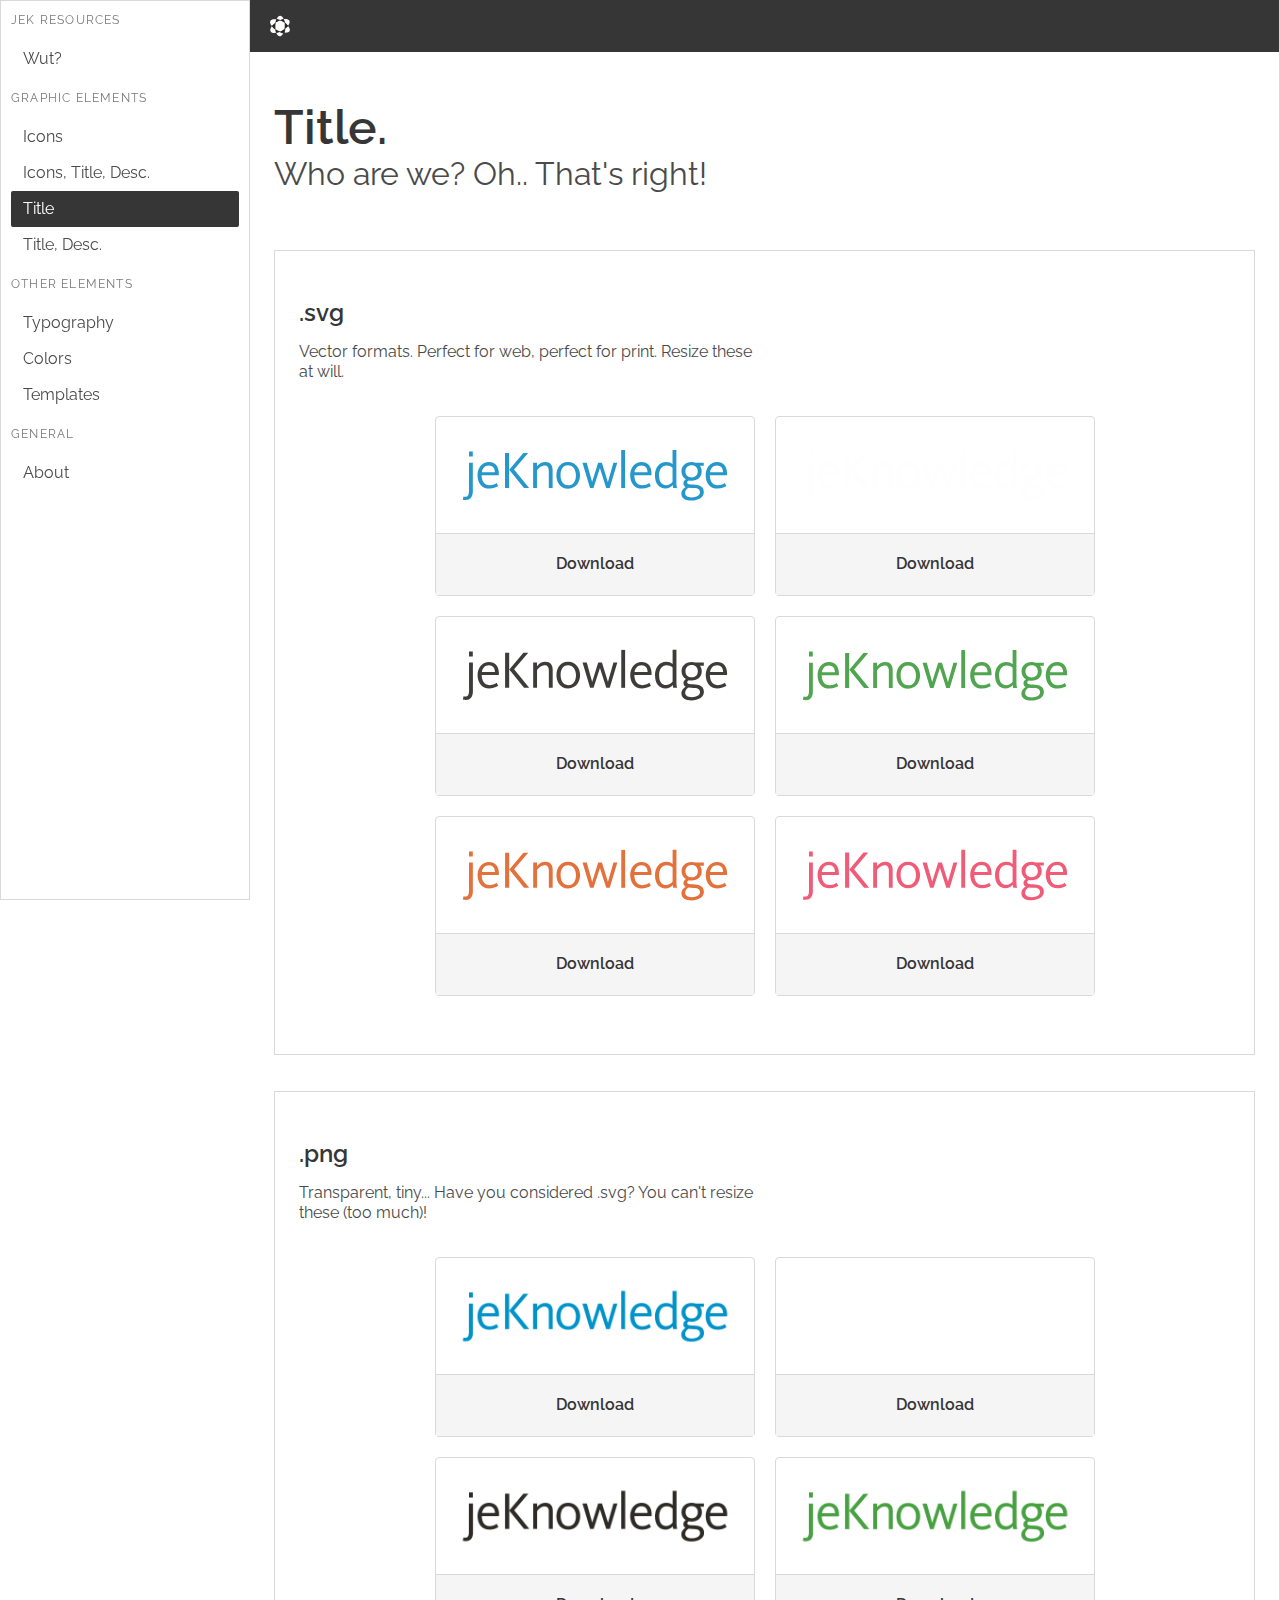
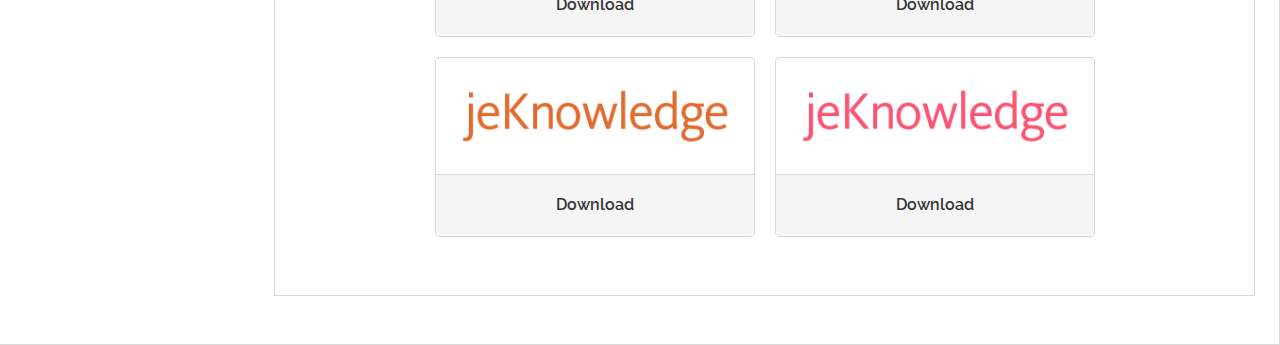
<file: views/title.html>
<!DOCTYPE html>
<html>
  <head>
    <meta charset="utf-8">
    <title>jeK Branding</title>
    <link rel="stylesheet" href="../bulma-0.6.0/css/bulma.css">
    <link rel="stylesheet" href="../resources/css/style.css">
    <link rel="stylesheet" href="../resources/css/img.css">
    <link href="https://fonts.googleapis.com/css?family=Raleway:200,400,900" rel="stylesheet">
    <meta name="viewport" content="width=device-width">
  </head>
  <body>
    <nav class="navbar is-dark nav-mobile" role="navigation" aria-label="main navigation">
      <div class="navbar-brand">
        <a class="navbar-item" href="http://www.jeknowledge.pt">
          <img src="../resources/logos/icon/svg/icon-black-inv.svg" alt="">
        </a>
      </div>
    </nav>

    <div class="section-menu-content">
      <div class="nav-desktop">
        <aside class="menu">
          <p class="menu-label">
            jek Resources
          </p>
          <ul class="menu-list">
            <li><a href="index.html">Wut?</a></li>
          </ul>
          <p class="menu-label">
            Graphic Elements
          </p>
          <ul class="menu-list">
            <li><a href="icons.html">Icons</a></li>
            <li><a href="icons-title-desc.html">Icons, Title, Desc.</a></li>
            <li><a class="is-active" href="title.html">Title</a></li>
            <li><a href="title-desc.html">Title, Desc.</a></li>
          </ul>
          <p class="menu-label">
            Other Elements
          </p>
          <ul class="menu-list">
            <li><a href="typography.html">Typography</a></li>
            <li><a href="colors.html">Colors</a></li>
            <li><a href="templates.html">Templates</a></li>
          </ul>
          <p class="menu-label">
            General
          </p>
          <ul class="menu-list">
            <li><a href="about.html">About</a></li>
          </ul>
        </aside>
      </div>

      <div class="content-right-section">
        <nav class="navbar is-dark nav-desktop" role="navigation" aria-label="main navigation">
          <div class="navbar-brand">
            <a class="navbar-item" href="http://www.jeknowledge.pt">
              <img src="../resources/logos/icon/svg/icon-black-inv.svg" alt="">
            </a>
          </div>
        </nav>

        <div class="section section-right">
          <div>
            <h1 class="title is-1">Title.</h1>
            <h2 class="subtitle is-3">Who are we? Oh.. That's right!</h2>
          </div>
        </div>

        <div class="download section" style="margin-top: -40px;">
          <div class="download-section section">
            <div class="download-section-text">
              <h3 class="title is-4" style="margin-bottom:40px;">.svg</h1>
              <p class="subtitle is-6">Vector formats. Perfect for web, perfect for print. Resize these at will.</p>
            </div>
            <br>

            <div class="download-container">

              <div class="download-each download-rect">
                <div class="download-image title1"></div>
                <a class="download-text title is-6" href="../resources/logos/title/svg/title.svg" download>
                  Download
                </a>
              </div>
              <div class="download-each download-rect">
                <div class="download-image title2"></div>
                <a class="download-text title is-6" href="../resources/logos/title/svg/title-white.svg" download>
                  Download
                </a>
              </div>
              <div class="download-each download-rect">
                <div class="download-image title3"></div>
                <a class="download-text title is-6" href="../resources/logos/title/svg/title-black.svg" download>
                  Download
                </a>
              </div>
              <div class="download-each download-rect">
                <div class="download-image title4"></div>
                <a class="download-text title is-6" href="../resources/logos/title/svg/title-green.svg" download>
                  Download
                </a>
              </div>
              <div class="download-each download-rect">
                <div class="download-image title5"></div>
                <a class="download-text title is-6" href="../resources/logos/title/svg/title-orange.svg" download>
                  Download
                </a>
              </div>
              <div class="download-each download-rect">
                <div class="download-image title6"></div>
                <a class="download-text title is-6" href="../resources/logos/title/svg/title-pink.svg" download>
                  Download
                </a>
              </div>

            </div>
          </div>
        </div>

        <div class="download section" style="margin-top: -60px;">
          <div class="download-section section">
            <div class="download-section-text">
              <h3 class="title is-4" style="margin-bottom:40px;">.png</h1>
              <p class="subtitle is-6">Transparent, tiny... Have you considered .svg? You can't resize these (too much)!</p>
            </div>
            <br>
            <div class="download-container">

              <div class="download-each download-rect">
                <div class="download-image title7"></div>
                <a class="download-text title is-6" href="../resources/logos/title/png/title.png" download>
                  Download
                </a>
              </div>
              <div class="download-each download-rect">
                <div class="download-image title8"></div>
                <a class="download-text title is-6" href="../resources/logos/title/png/title-white.png" download>
                  Download
                </a>
              </div>
              <div class="download-each download-rect">
                <div class="download-image title9"></div>
                <a class="download-text title is-6" href="../resources/logos/title/png/title-black.png" download>
                  Download
                </a>
              </div>
              <div class="download-each download-rect">
                <div class="download-image title10"></div>
                <a class="download-text title is-6" href="../resources/logos/title/png/title-green.png" download>
                  Download
                </a>
              </div>
              <div class="download-each download-rect">
                <div class="download-image title11"></div>
                <a class="download-text title is-6" href="../resources/logos/title/png/title-orange.png" download>
                  Download
                </a>
              </div>
              <div class="download-each download-rect">
                <div class="download-image title12"></div>
                <a class="download-text title is-6" href="../resources/logos/title/png/title-pink.png" download>
                  Download
                </a>
              </div>

            </div>
          </div>
        </div>

        <div class="nav-mobile">
          <aside class="menu">
            <p class="menu-label">
              jek Resources
            </p>
            <ul class="menu-list">
              <li><a href="index.html">Wut?</a></li>
            </ul>
            <p class="menu-label">
              Graphic Elements
            </p>
            <ul class="menu-list">
              <li><a href="icons.html">Icons</a></li>
              <li><a href="icons-title-desc.html">Icons, Title, Desc.</a></li>
              <li><a class="is-active" href="title.html">Title</a></li>
              <li><a href="title-desc.html">Title, Desc.</a></li>
            </ul>
            <p class="menu-label">
              Other Elements
            </p>
            <ul class="menu-list">
              <li><a href="typography.html">Typography</a></li>
              <li><a href="colors.html">Colors</a></li>
              <li><a href="templates.html">Templates</a></li>
            </ul>
            <p class="menu-label">
              General
            </p>
            <ul class="menu-list">
              <li><a href="about.html">About</a></li>
            </ul>
          </aside>
        </div>
      </div>
    </div>
  </body>
</html>
</file>
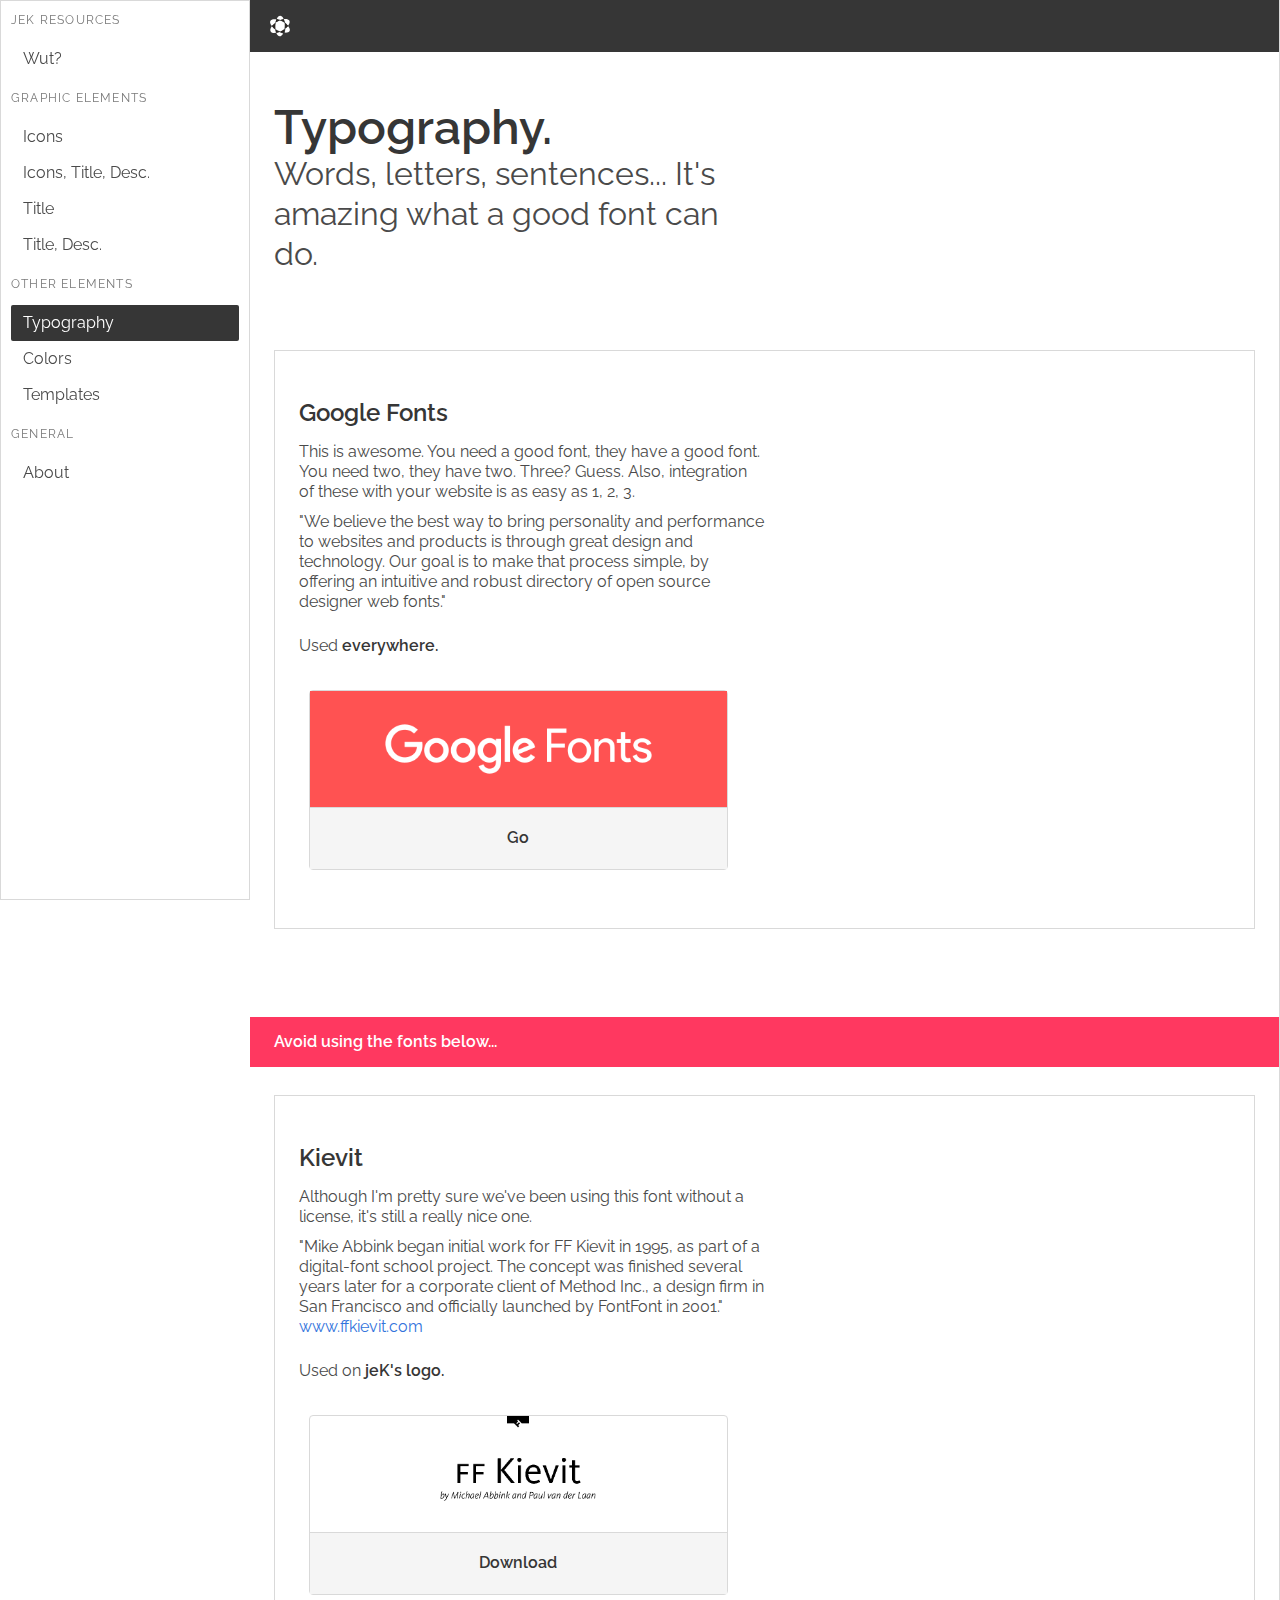
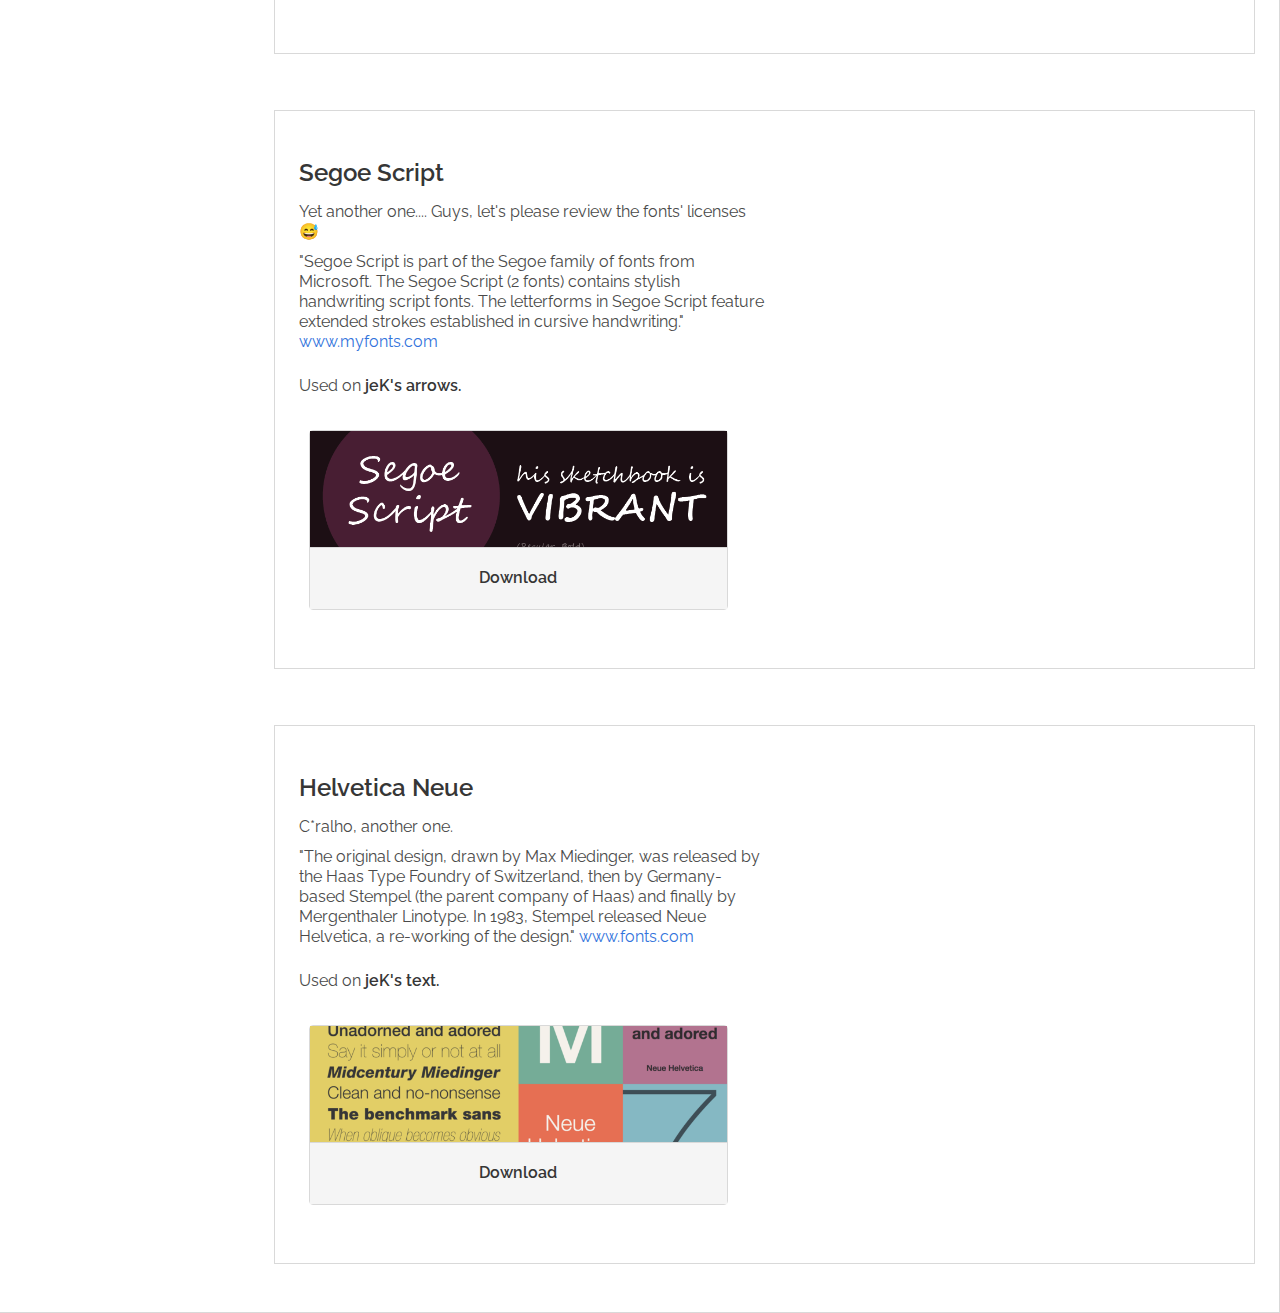
<file: views/typography.html>
<!DOCTYPE html>
<html>
  <head>
    <meta charset="utf-8">
    <title>jeK Branding</title>
    <link rel="stylesheet" href="../bulma-0.6.0/css/bulma.css">
    <link rel="stylesheet" href="../resources/css/style.css">
    <link rel="stylesheet" href="../resources/css/img.css">
    <link href="https://fonts.googleapis.com/css?family=Raleway:200,400,900" rel="stylesheet">
    <meta name="viewport" content="width=device-width">
  </head>
  <body>
    <nav class="navbar is-dark nav-mobile" role="navigation" aria-label="main navigation">
      <div class="navbar-brand">
        <a class="navbar-item" href="http://www.jeknowledge.pt">
          <img src="../resources/logos/icon/svg/icon-black-inv.svg" alt="">
        </a>
      </div>
    </nav>

    <div class="section-menu-content">
      <div class="nav-desktop">
        <aside class="menu">
          <p class="menu-label">
            jek Resources
          </p>
          <ul class="menu-list">
            <li><a href="index.html">Wut?</a></li>
          </ul>
          <p class="menu-label">
            Graphic Elements
          </p>
          <ul class="menu-list">
            <li><a href="icons.html">Icons</a></li>
            <li><a href="icons-title-desc.html">Icons, Title, Desc.</a></li>
            <li><a href="title.html">Title</a></li>
            <li><a href="title-desc.html">Title, Desc.</a></li>
          </ul>
          <p class="menu-label">
            Other Elements
          </p>
          <ul class="menu-list">
            <li><a class="is-active" href="typography.html">Typography</a></li>
            <li><a href="colors.html">Colors</a></li>
            <li><a href="templates.html">Templates</a></li>
          </ul>
          <p class="menu-label">
            General
          </p>
          <ul class="menu-list">
            <li><a href="about.html">About</a></li>
          </ul>
        </aside>
      </div>

      <div class="content-right-section">
        <nav class="navbar is-dark nav-desktop" role="navigation" aria-label="main navigation">
          <div class="navbar-brand">
            <a class="navbar-item" href="http://www.jeknowledge.pt">
              <img src="../resources/logos/icon/svg/icon-black-inv.svg" alt="">
            </a>
          </div>
        </nav>

        <div class="section section-right">
          <div>
            <h1 class="title is-1">Typography.</h1>
            <h2 class="subtitle is-3">Words, letters, sentences... It's amazing what a good font can do.</h2>
          </div>
        </div>


        <div class="download section" style="margin-top: -20px;">
          <div class="download-section section">
            <div class="download-section-text">
              <h3 class="title is-4" style="margin-bottom:40px;">Google Fonts</h1>
              <p class="subtitle is-6" style="margin-bottom:10px;">
                This is awesome. You need a good font, they have a good font.
                You need two, they have two. Three? Guess. Also, integration of
                these with your website is as easy as 1, 2, 3.
              </p>
              <p class="subtitle is-6">
                "We believe the best way to bring personality and performance
                to websites and products is through great design and technology.
                Our goal is to make that process simple, by offering an intuitive
                and robust directory of open source designer web fonts."
              </p>
              <p class="subtitle is-6">
                Used <strong>everywhere.</strong>
              </p>
            </div>
            <br>

            <div class="download-container" style="justify-content: flex-start;">

              <div class="download-each download-single">
                <div class="download-image google"></div>
                <a class="download-text title is-6" href="https://fonts.google.com/" target="_blank">
                  Go
                </a>
              </div>

            </div>
          </div>
        </div>


        <div class="avoid" style="margin-top: 40px;">
          <h3 class="has-text-white title is-6">Avoid using the fonts below...</h3>
        </div>

        <div class="download section" style="margin-top: -20px;">
          <div class="download-section section">
            <div class="download-section-text">
              <h3 class="title is-4" style="margin-bottom:40px;">Kievit</h1>
              <p class="subtitle is-6" style="margin-bottom:10px;">
                Although I'm pretty sure we've been using this font without a
                license, it's still a really nice one.
              </p>
              <p class="subtitle is-6">
                "Mike Abbink began initial work for FF Kievit in 1995, as part
                of a digital-font school project. The concept was finished
                several years later for a corporate client of Method Inc., a
                design firm in San Francisco and officially launched by FontFont
                in 2001." <a href="http://www.ffkievit.com/">www.ffkievit.com</a>
              </p>
              <p class="subtitle is-6">
                Used on <strong>jeK's logo.</strong>
              </p>
            </div>
            <br>

            <div class="download-container" style="justify-content: flex-start;">

              <div class="download-each download-single">
                <div class="download-image kievit"></div>
                <a class="download-text title is-6" href="../resources/fonts/kievit/KievitOT-Light.otf" download>
                  Download
                </a>
              </div>

            </div>
          </div>
        </div>


        <div class="download section" style="margin-top: -40px;">
          <div class="download-section section">
            <div class="download-section-text">
              <h3 class="title is-4" style="margin-bottom:40px;">Segoe Script</h1>
              <p class="subtitle is-6" style="margin-bottom:10px;">
                Yet another one.... Guys, let's please review the fonts' licenses 😅
              </p>
              <p class="subtitle is-6">
                "Segoe Script is part of the Segoe family of fonts from Microsoft.
                The Segoe Script (2 fonts) contains stylish handwriting script
                fonts. The letterforms in Segoe Script feature extended strokes
                established in cursive handwriting."
                <a href="https://www.myfonts.com/fonts/ascender/segoe-script/">www.myfonts.com</a>
              </p>
              <p class="subtitle is-6">
                Used on <strong>jeK's arrows.</strong>
              </p>
            </div>
            <br>

            <div class="download-container" style="justify-content: flex-start;">

              <div class="download-each download-single">
                <div class="download-image segoe"></div>
                <a class="download-text title is-6" href="../resources/fonts/segoe/segoe-script.zip" download>
                  Download
                </a>
              </div>

            </div>
          </div>
        </div>


        <div class="download section" style="margin-top: -40px;">
          <div class="download-section section">
            <div class="download-section-text">
              <h3 class="title is-4" style="margin-bottom:40px;">Helvetica Neue</h1>
              <p class="subtitle is-6" style="margin-bottom:10px;">
                C*ralho, another one.
              </p>
              <p class="subtitle is-6">
                "The original design, drawn by Max Miedinger, was released by
                the Haas Type Foundry of Switzerland, then by Germany-based
                Stempel (the parent company of Haas) and finally by Mergenthaler
                Linotype. In 1983, Stempel released Neue Helvetica, a re-working
                of the design."
                <a href="https://www.fonts.com/font/linotype/neue-helvetica/story">www.fonts.com</a>
              </p>
              <p class="subtitle is-6">
                Used on <strong>jeK's text.</strong>
              </p>
            </div>
            <br>

            <div class="download-container" style="justify-content: flex-start;">

              <div class="download-each download-single">
                <div class="download-image helvetica"></div>
                <a class="download-text title is-6" href="../resources/fonts/helvetica/helvetica-neue.zip" download>
                  Download
                </a>
              </div>

            </div>
          </div>
        </div>


        <div class="nav-mobile">
          <aside class="menu">
            <p class="menu-label">
              jek Resources
            </p>
            <ul class="menu-list">
              <li><a href="index.html">Wut?</a></li>
            </ul>
            <p class="menu-label">
              Graphic Elements
            </p>
            <ul class="menu-list">
              <li><a href="icons.html">Icons</a></li>
              <li><a href="icons-title-desc.html">Icons, Title, Desc.</a></li>
              <li><a href="title.html">Title</a></li>
              <li><a href="title-desc.html">Title, Desc.</a></li>
            </ul>
            <p class="menu-label">
              Other Elements
            </p>
            <ul class="menu-list">
              <li><a class="is-active" href="typography.html">Typography</a></li>
              <li><a href="colors.html">Colors</a></li>
              <li><a href="templates.html">Templates</a></li>
            </ul>
            <p class="menu-label">
              General
            </p>
            <ul class="menu-list">
              <li><a href="about.html">About</a></li>
            </ul>
          </aside>
        </div>
      </div>
    </div>
  </body>
</html>
</file>
<file: resources/css/style.css>
* {
  font-family: 'Raleway', sans-serif;
}

body {
  min-height: 100vh;
  border-bottom: solid 1px hsl(0, 0%, 85%);
}

section {
  display: flex;
  flex-direction: row;
  height: 100%;
}

.is-active {
  background-color: hsl(0, 0%, 21%) !important;
}

.jek2017 {
  background-image: url("../images/jek2017.jpg");
  background-position: center;
  background-size: cover;
}

@media screen and (min-width: 845px) {
  .menu {
    border: solid 1px hsl(0, 0%, 85%);
    padding: 10px;
    height: 100vh;
    width: 250px;
    position: fixed;
  }
  .section-menu-content {
    display: flex;
    flex-direction: row;
    height: 100%;
  }
  .nav-mobile {
    display: none;
  }
  .welcome-card {
    display: flex;
    flex-direction: row;
  }
  .section-left {
    width: 50%;
  }
  .section-right {
    width: 50%;
  }
  .content-right-section {
    width: 100%;
    border-right: solid 1px hsl(0, 0%, 85%);
    padding-left: 250px;
  }
  .download-section-text {
    width: 50%;
  }
  .download-single {
    width: 45%;
  }
}
@media screen and (max-width: 845px) {
  .menu {
    border-top: solid 1px hsl(0, 0%, 85%);
    padding: 10px;
    width: 100%;
  }
  .section-menu-content {
    display: flex;
    flex-direction: column;
  }
  .nav-desktop {
    display: none;
  }
  .welcome-card {
    display: flex;
    flex-direction: column;
  }
  .section-left {
    width: 100%;
  }
  .section-right {
    width: 100%;
  }
  .content-right-section {
    width: 100%;
    border-bottom: solid 1px hsl(0, 0%, 85%);
    border-left: solid 1px hsl(0, 0%, 85%);
    border-right: solid 1px hsl(0, 0%, 85%);
  }
  .download-section-text {
    width: 100%;
  }
  .download-single {
    width: 100%;
  }
}

.download-container {
  display: flex;
  flex-direction: row;
  flex-wrap: wrap;
  justify-content: center;
}

.download-section {
  border: solid 1px hsl(0, 0%, 85%);
}

.download-each {
  height: 180px;
  margin-left: 10px;
  margin-right: 10px;
  margin-bottom: 10px;
  margin-top: 10px;
  border: solid 1px hsl(0, 0%, 85%);
  border-radius: 4px;
}

.download-square {
  width: 180px;
}
.download-rect {
  width: 320px;
}

.download-image {
  height: 65%;
  width: 100%;
  background-position: center;
  background-size: contain;
  background-repeat: no-repeat;
  display: flex;
}

.color-field {
  width: 100%;
  align-self: flex-end;
  border-style: none;
  height: 20px;
  padding-left: 6px;
}

.download-text {
  display: flex;
  height: 35%;
  width: 100%;
  background: hsl(0, 0%, 96%);
  border-top: solid 1px hsl(0, 0%, 85%);
  transition: background .1s;
  justify-content: center;
  align-items: center;
}

.download-text:hover {
  background: hsl(0, 0%, 85%);
}

.kievit {
  background-image: url("../images/kievit.png");
}

.segoe {
  background-image: url("../images/segoe.png");
  background-size: cover;
}

.helvetica {
  background-image: url("../images/helvetica.png");
  background-size: cover;
}

.google {
  background-image: url("../images/google.png");
  background-size: cover;
}

.avoid {
  width: 100%;
  height: 50px;
  background-color: hsl(348, 100%, 61%);
  padding-left: 24px;
  display: flex;
  align-items: center;
}

.color-blue {
  background-color: #1690C3;
}
.color-white {
  background-color: #ffffff;
}
.color-green {
  background-color: #5ABA65;
}
.color-orange {
  background-color: #D66C24;
}
.color-pink {
  background-color: #ED4271;
}
.color-black {
  background-color: #333333;
}
</file>
<file: resources/css/img.css>
.logo1 {
  background-image: url("../logos/icon/svg/icon.svg");
}
.logo2 {
  background-image: url("../logos/icon/svg/icon-inv.svg");
}
.logo3 {
  background-image: url("../logos/icon/svg/icon-black.svg");
}
.logo4 {
  background-image: url("../logos/icon/svg/icon-black-inv.svg");
}
.logo5 {
  background-image: url("../logos/icon/svg/icon-green.svg");
}
.logo6 {
  background-image: url("../logos/icon/svg/icon-green-inv.svg");
}
.logo7 {
  background-image: url("../logos/icon/svg/icon-orange.svg");
}
.logo8 {
  background-image: url("../logos/icon/svg/icon-orange-inv.svg");
}
.logo9 {
  background-image: url("../logos/icon/svg/icon-pink.svg");
}
.logo10 {
  background-image: url("../logos/icon/svg/icon-pink-inv.svg");
}


.logo11 {
  background-image: url("../logos/icon/png/icon.png");
}
.logo12 {
  background-image: url("../logos/icon/png/icon-inv.png");
}
.logo13 {
  background-image: url("../logos/icon/png/icon-black.png");
}
.logo14 {
  background-image: url("../logos/icon/png/icon-black-inv.png");
}
.logo15 {
  background-image: url("../logos/icon/png/icon-green.png");
}
.logo16 {
  background-image: url("../logos/icon/png/icon-green-inv.png");
}
.logo17 {
  background-image: url("../logos/icon/png/icon-orange.png");
}
.logo18 {
  background-image: url("../logos/icon/png/icon-orange-inv.png");
}
.logo19 {
  background-image: url("../logos/icon/png/icon-pink.png");
}
.logo20 {
  background-image: url("../logos/icon/png/icon-pink-inv.png");
}






.icon1 {
  background-image: url("../logos/icon-title-desc/svg/icon-title-desc.svg");
}
.icon2 {
  background-image: url("../logos/icon-title-desc/svg/icon-title-desc-inv.svg");
}
.icon3 {
  background-image: url("../logos/icon-title-desc/svg/icon-title-desc-black.svg");
}
.icon4 {
  background-image: url("../logos/icon-title-desc/svg/icon-title-desc-black-inv.svg");
}
.icon5 {
  background-image: url("../logos/icon-title-desc/svg/icon-title-desc-green.svg");
}
.icon6 {
  background-image: url("../logos/icon-title-desc/svg/icon-title-desc-green-inv.svg");
}
.icon7 {
  background-image: url("../logos/icon-title-desc/svg/icon-title-desc-orange.svg");
}
.icon8 {
  background-image: url("../logos/icon-title-desc/svg/icon-title-desc-orange-inv.svg");
}
.icon9 {
  background-image: url("../logos/icon-title-desc/svg/icon-title-desc-pink.svg");
}
.icon10 {
  background-image: url("../logos/icon-title-desc/svg/icon-title-desc-pink-inv.svg");
}

.icon11 {
  background-image: url("../logos/icon-title-desc/png/icon-title-desc.png");
}
.icon12 {
  background-image: url("../logos/icon-title-desc/png/icon-title-desc-inv.png");
}
.icon13 {
  background-image: url("../logos/icon-title-desc/png/icon-title-desc-black.png");
}
.icon14 {
  background-image: url("../logos/icon-title-desc/png/icon-title-desc-black-inv.png");
}
.icon15 {
  background-image: url("../logos/icon-title-desc/png/icon-title-desc-green.png");
}
.icon16 {
  background-image: url("../logos/icon-title-desc/png/icon-title-desc-green-inv.png");
}
.icon17 {
  background-image: url("../logos/icon-title-desc/png/icon-title-desc-orange.png");
}
.icon18 {
  background-image: url("../logos/icon-title-desc/png/icon-title-desc-orange-inv.png");
}
.icon19 {
  background-image: url("../logos/icon-title-desc/png/icon-title-desc-pink.png");
}
.icon20 {
  background-image: url("../logos/icon-title-desc/png/icon-title-desc-pink-inv.png");
}






.title1 {
  background-image: url("../logos/title/svg/title.svg");
}
.title2 {
  background-image: url("../logos/title/svg/title-white.svg");
}
.title3 {
  background-image: url("../logos/title/svg/title-black.svg");
}
.title4 {
  background-image: url("../logos/title/svg/title-green.svg");
}
.title5 {
  background-image: url("../logos/title/svg/title-orange.svg");
}
.title6 {
  background-image: url("../logos/title/svg/title-pink.svg");
}

.title7 {
  background-image: url("../logos/title/png/title.png");
}
.title8 {
  background-image: url("../logos/title/png/title-white.png");
}
.title9 {
  background-image: url("../logos/title/png/title-black.png");
}
.title10 {
  background-image: url("../logos/title/png/title-green.png");
}
.title11 {
  background-image: url("../logos/title/png/title-orange.png");
}
.title12 {
  background-image: url("../logos/title/png/title-pink.png");
}





.title-desc1 {
  background-image: url("../logos/title-desc/svg/title-desc.svg");
}
.title-desc2 {
  background-image: url("../logos/title-desc/svg/title-desc-white.svg");
}
.title-desc3 {
  background-image: url("../logos/title-desc/svg/title-desc-black.svg");
}
.title-desc4 {
  background-image: url("../logos/title-desc/svg/title-desc-green.svg");
}
.title-desc5 {
  background-image: url("../logos/title-desc/svg/title-desc-orange.svg");
}
.title-desc6 {
  background-image: url("../logos/title-desc/svg/title-desc-pink.svg");
}

.title-desc7 {
  background-image: url("../logos/title-desc/png/title-desc.png");
}
.title-desc8 {
  background-image: url("../logos/title-desc/png/title-desc-white.png");
}
.title-desc9 {
  background-image: url("../logos/title-desc/png/title-desc-black.png");
}
.title-desc10 {
  background-image: url("../logos/title-desc/png/title-desc-green.png");
}
.title-desc11 {
  background-image: url("../logos/title-desc/png/title-desc-orange.png");
}
.title-desc12 {
  background-image: url("../logos/title-desc/png/title-desc-pink.png");
}
</file>
